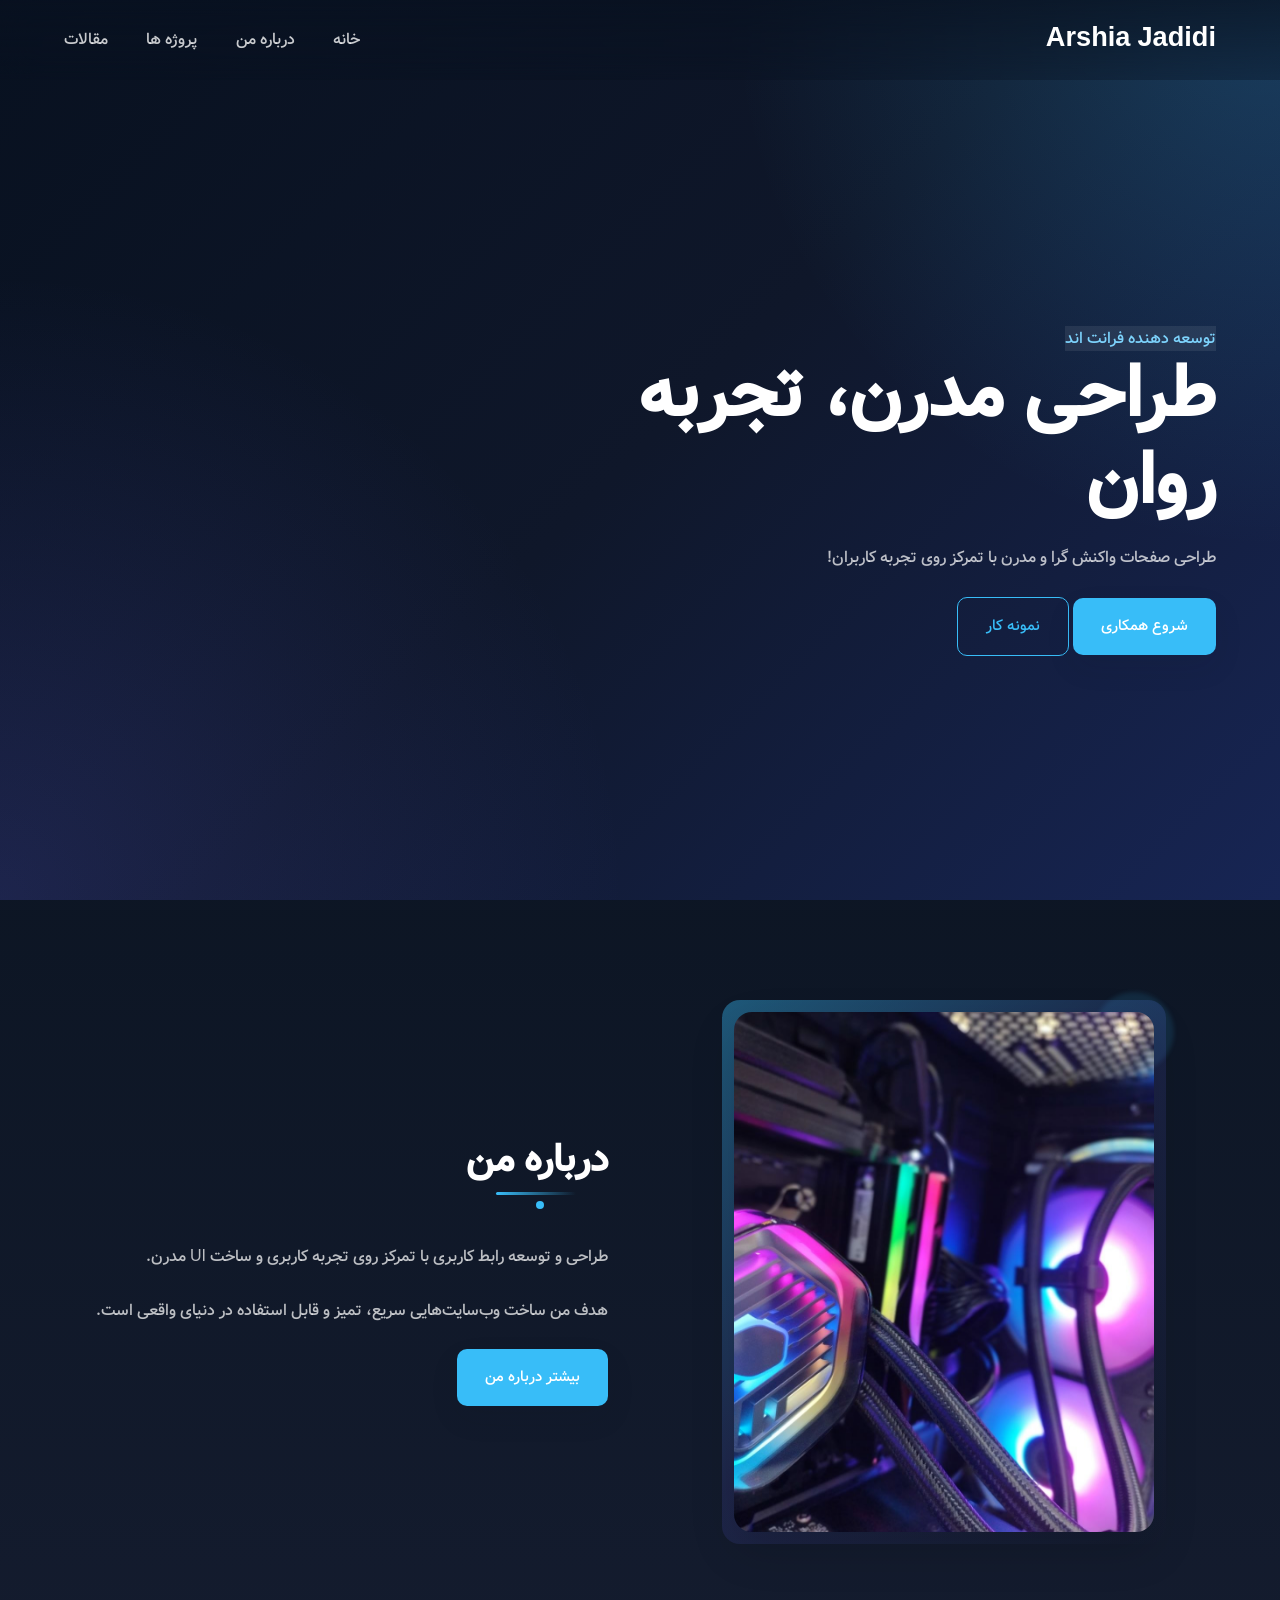
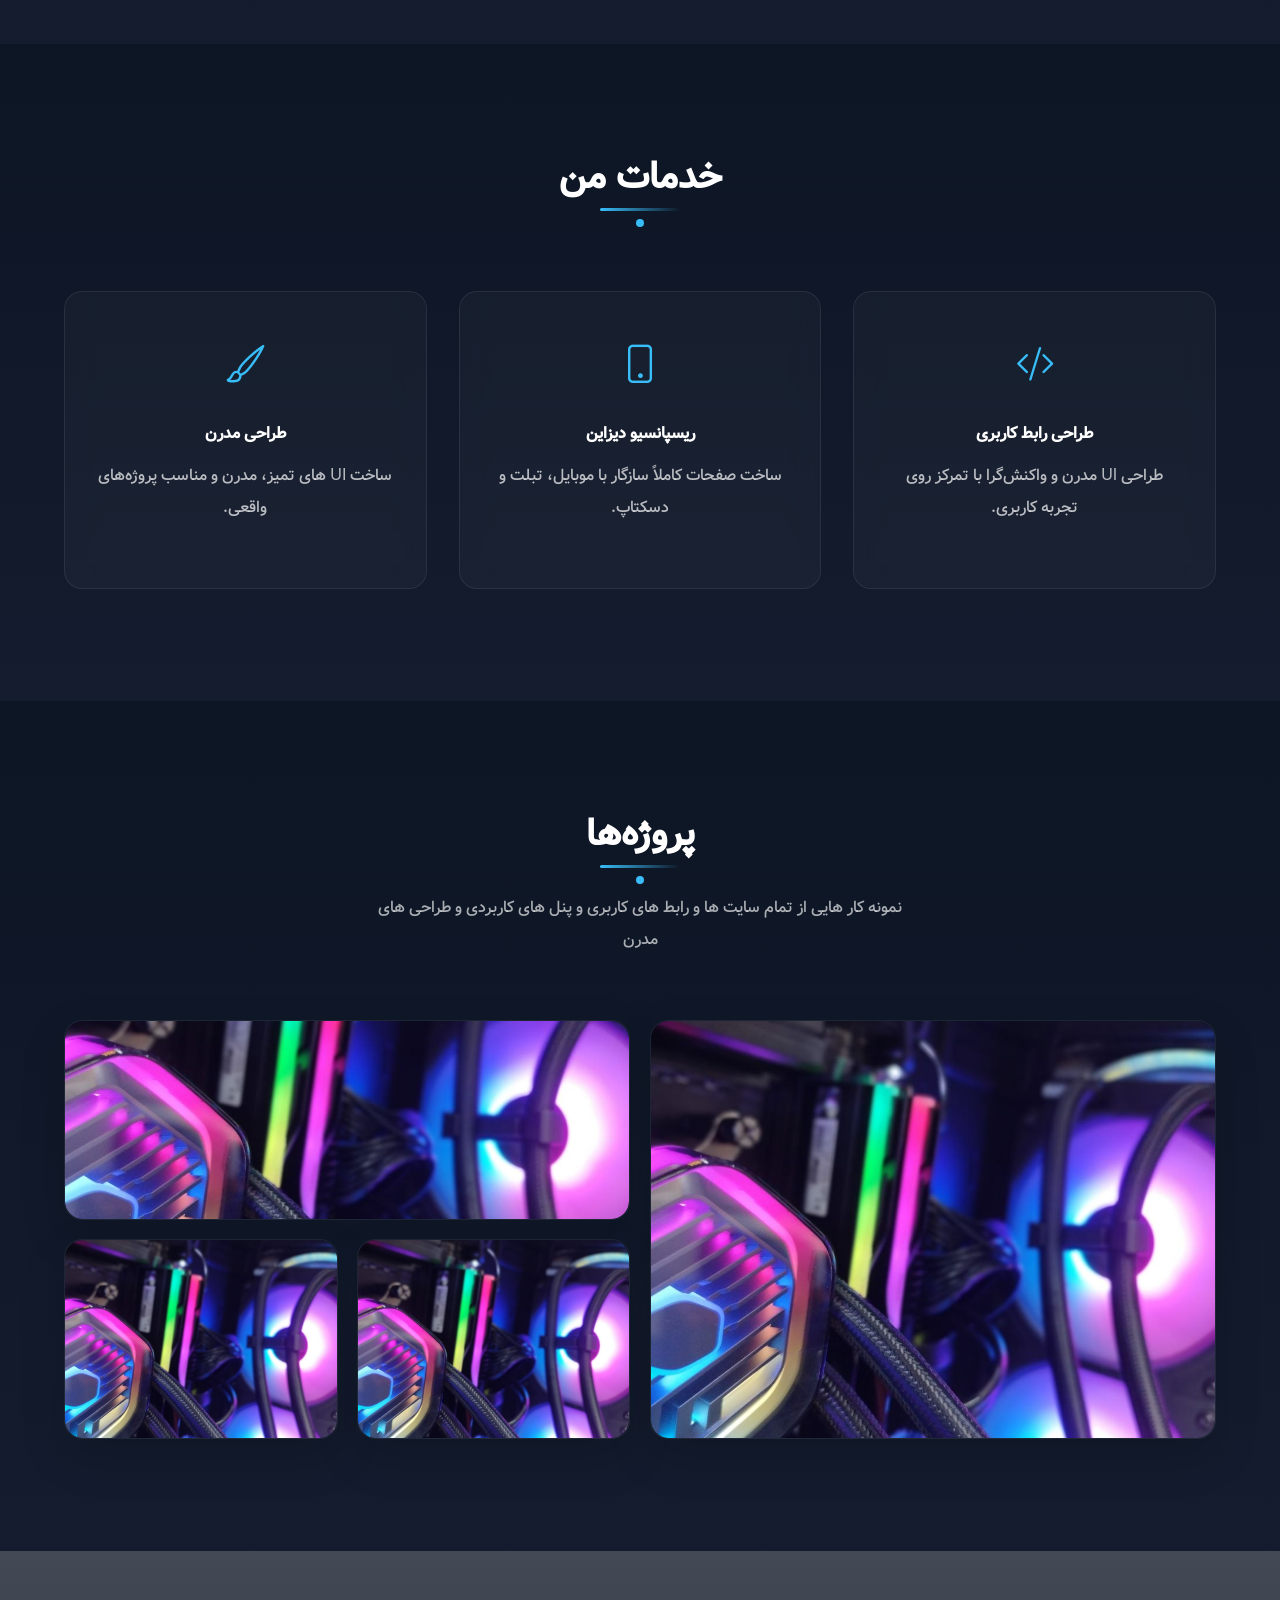
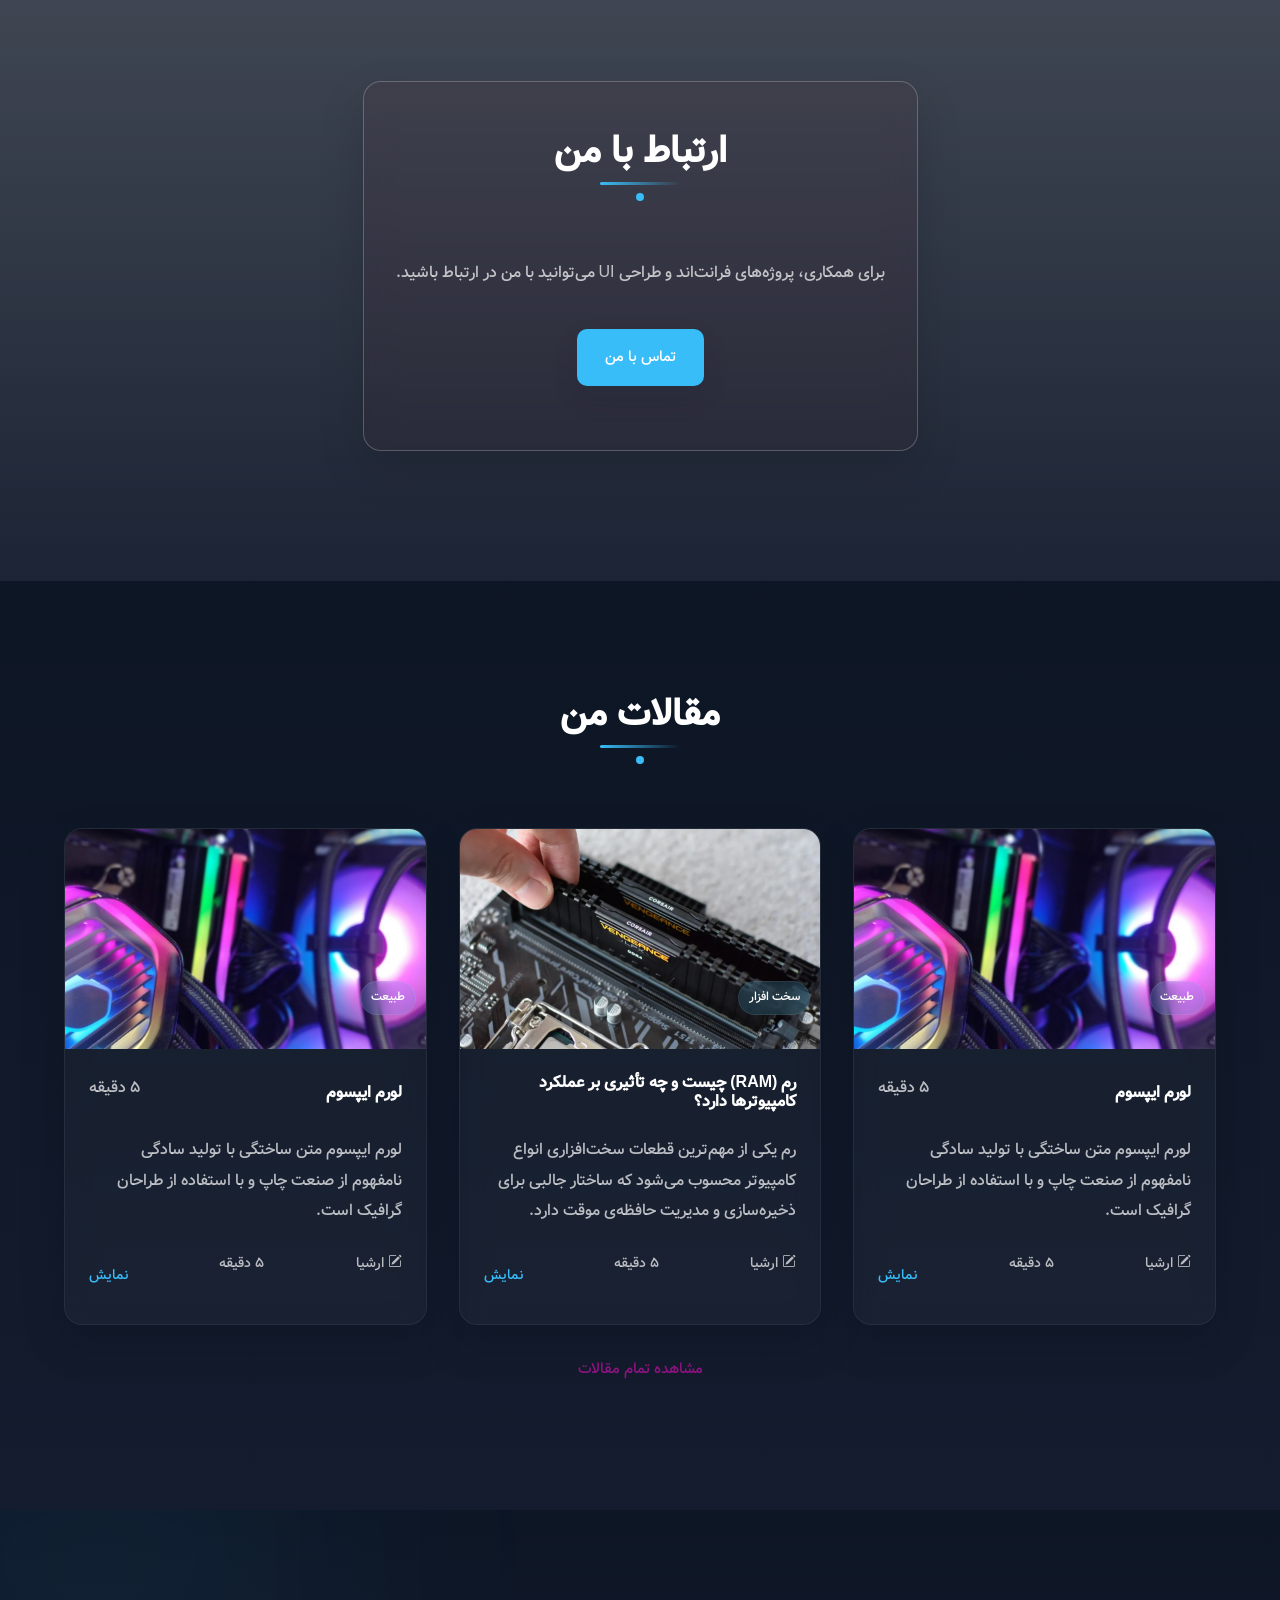
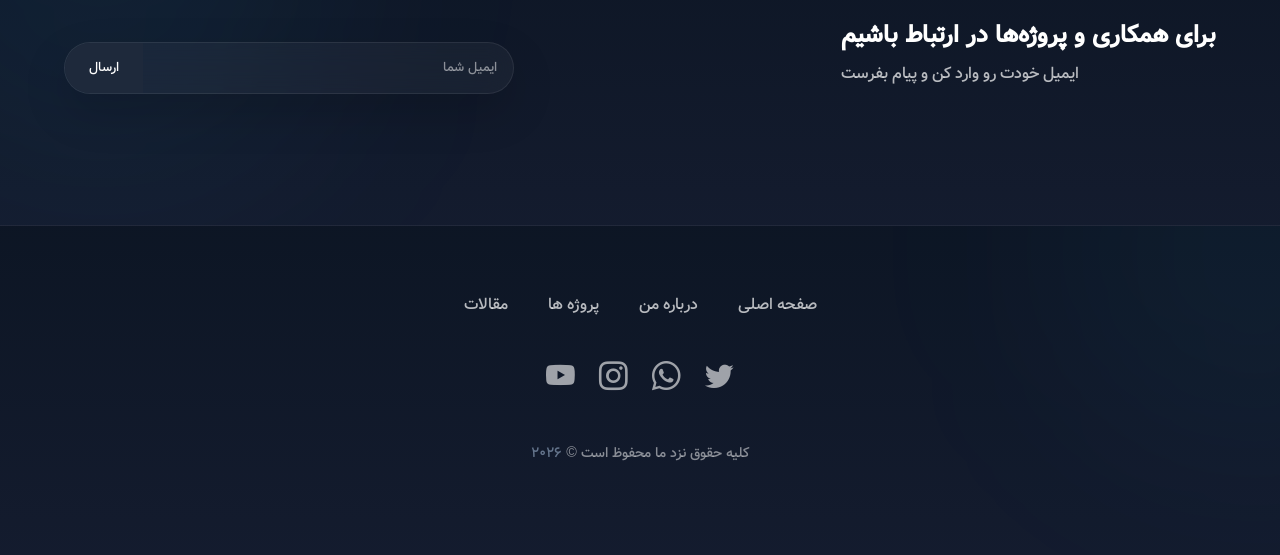
<file: index.html>
<!doctype html>
<html lang="fa" dir="rtl">

<head>
  <meta charset="UTF-8" />
  <meta name="viewport" content="width=device-width, initial-scale=1.0" />
  <title>Arshia Jadidi</title>
  <!-- ====== css file ====== -->
  <link rel="stylesheet" href="./css/style.css" />
  <!-- ===== bootstrap Icons ====== -->
  <link rel="stylesheet" href="./css/Bootstrap-Icons.css" />
  <!-- ====== Favicon ===== -->
  <link rel="apple-touch-icon" sizes="180x180" href="./favicon/apple-touch-icon.png" />
  <link rel="icon" type="image/png" sizes="32x32" href="./favicon/favicon-32x32.png" />
  <link rel="icon" type="image/png" sizes="16x16" href="./favicon/favicon-16x16.png" />
  <!-- <link rel="manifest" href="./favicon/site.webmanifest" /> -->
</head>

<body>


  <!-- ====== Navbar ======= -->
  <nav class="nav" id="nav">
    <div class="section-center nav-center">
      <h3 class="logo">Arshia Jadidi</h3>

      <button class="nav-btn" id="nav-btn">
        <i class="bi bi-list-nested"></i>
      </button>

      <ul class="nav-links" id="nav-links">
        <li><a href="#header" class="nav-link scroll-link">خانه</a></li>
        <li><a href="#about" class="nav-link scroll-link">درباره من</a></li>
        <li><a href="#projects" class="nav-link scroll-link">پروژه ها</a></li>
        <li><a href="./Blogs/Blogs.html" class="nav-link ">مقالات</a></li>
      </ul>
    </div>
  </nav>
  <!-- =============
     Hero
     ============= -->

  <header class="hero" id="header">
    <section class="section-center hero-center">
      <div class="hero-info">
        <span class="hero-subtitle">توسعه دهنده فرانت اند</span>

        <h1>طراحی مدرن، تجربه روان</h1>

        <p>طراحی صفحات واکنش گرا و مدرن با تمرکز روی تجربه کاربران!</p>

        <div class="hero-btns">
          <a href="#" class="btn btn-main">شروع همکاری</a>
          <a href="#" class="btn btn-outline">نمونه کار</a>
        </div>
      </div>
    </section>
  </header>

  <!-- =============
     about
     ============= -->

  <section class="section about" id="about">
    <div class="section-center about-center">
      <article class="about-img">
        <div class="img-wrapper">
          <img src="./images/about-img.png" alt="" class="about-photo" />
          <div class="img-border"></div>
        </div>
      </article>
      <article class="about-info">
        <div class="about-title">
          <h2>درباره من</h2>
          <div class="title-about-line"></div>
          <div class="title-about-dot"></div>
        </div>
        <p>
          طراحی و توسعه رابط کاربری با تمرکز روی تجربه کاربری و ساخت UI مدرن.
        </p>
        <p>
          هدف من ساخت وب‌سایت‌هایی سریع، تمیز و قابل استفاده در دنیای واقعی
          است.
        </p>
        <a href="#" class="btn btn-main">بیشتر درباره من</a>
      </article>
    </div>
  </section>

  <!--============= 
    service 
    ================= -->

  <section class="section services" id="services">
    <div class="section-title">
      <h2>خدمات من</h2>
      <div class="title-line"></div>
      <div class="title-dot"></div>
    </div>
    <div class="section-center services-center">
      <article class="service-card">
        <div class="service-icon">
          <i class="bi bi-code-slash"></i>
        </div>
        <h4>طراحی رابط کاربری</h4>
        <p>طراحی UI مدرن و واکنش‌گرا با تمرکز روی تجربه کاربری.</p>
      </article>
      <article class="service-card">
        <div class="service-icon">
          <i class="bi bi-phone"></i>
        </div>
        <h4>ریسپانسیو دیزاین</h4>
        <p>ساخت صفحات کاملاً سازگار با موبایل، تبلت و دسکتاپ.</p>
      </article>
      <article class="service-card">
        <div class="service-icon">
          <i class="bi bi-brush"></i>
        </div>
        <h4>طراحی مدرن</h4>
        <p>ساخت UI های تمیز، مدرن و مناسب پروژه‌های واقعی.</p>
      </article>
    </div>
  </section>

  <!--======== 
  Projects 
  =========-->

  <section class="section projects" id="projects">
    <div class="section-title">
      <h2>پروژه‌ها</h2>
      <div class="title-line"></div>
      <div class="title-dot"></div>
      <p class="project-text">نمونه کار هایی از تمام سایت ها و رابط های کاربری و پنل های کاربردی و طراحی های مدرن</p>
    </div>

    <div class="section-center project-center">

      <a href="#" class="project project-1">
        <img src="./images/about-img.png" class="project-img" alt="project-img">

        <div class="project-overlay">
          <h4>UI Dashboard</h4>
          <p>فرانت اند طراحی داشبورد</p>
        </div>
      </a>

      <a href="#" class="project project-2">
        <img src="./images/about-img.png" class="project-img" alt="project-img">

        <div class="project-overlay">
          <h4>Landing Page</h4>
          <p>طراحی لندینگ مدرن</p>
        </div>
      </a>

      <a href="#" class="project project-3">
        <img src="./images/about-img.png" class="project-img" alt="project-img">

        <div class="project-overlay">
          <h4>E-commerce UI</h4>
          <p>رابط فروشگاهی</p>
        </div>
      </a>

      <a href="#" class="project project-4">
        <img src="./images/about-img.png" class="project-img" alt="project-img">

        <div class="project-overlay">
          <h4>Portfolio</h4>
          <p>سایت شخصی</p>
        </div>

      </a>
    </div>
  </section>

  <!--======== 
  connect
  =========-->
  <section class="connect">
    <video class="video-container" autoplay loop muted>
      <source src="./video/connect.mp4" />
      مرورگر شما ویدیو را پشتیبانی نمی کند
    </video>

    <div class="video-banner">
      <div class="section-title">
        <h2>ارتباط با من</h2>
        <div class="title-line"></div>
        <div class="title-dot"></div>
        <p class="video-text">
          برای همکاری، پروژه‌های فرانت‌اند و طراحی UI می‌توانید با من در
          ارتباط باشید.
        </p>
        <a href="#" class="btn btn-main">تماس با من</a>
      </div>
    </div>
  </section>

  <!--======== 
  Blog
  =========-->
  <section class="section blog" id="blog">
    <div class="section-title">
      <h2>مقالات من</h2>
      <div class="title-line"></div>
      <div class="title-dot"></div>
    </div>
    <div class="section-center articles-center">
      <article class="article-card">
        <div class="article-img-container">
          <img class="article-img" src="./images/about-img.png" alt="article-img" />
          <p class="text-category">طبیعت</p>
        </div>
        <div class="article-info">
          <div class="article-title">
            <h4><a href="./Blogs/article.html"">لورم ایپسوم</a></h4>
            <p>5 دقیقه</p>
          </div>
          <p>
            لورم ایپسوم متن ساختگی با تولید سادگی نامفهوم از صنعت چاپ و با
            استفاده از طراحان گرافیک است.
          </p>
          <div class="article-footer">
            <p>
              <span>
                <i class="bi bi-pencil-square"></i>
              </span>
              ارشیا
            </p>
            <p>5 دقیقه</p>
            <a href="./Blogs/article.html"">نمایش</a>
          </div>
        </div>
      </article>
       <article class="article-card">
                <div class="article-img-container">
                    <img class="article-img" src="./images/install-ram-on-motherboard-65bdf8a8ad00028634ae6b17.webp"
                        alt="article-img" />
                    <p class="text-category">سخت افزار</p>
                </div>
                <div class="article-info">
                    <div class="article-title">
                        <h4><a href="./Blogs/article-ram.html"> رم (RAM) چیست و چه تأثیری بر عملکرد کامپیوترها دارد؟</a></h4>
                    </div>
                    <p>
                        رم یکی از مهم‌ترین قطعات سخت‌افزاری انواع کامپیوتر محسوب می‌شود که ساختار جالبی برای ذخیره‌سازی
                        و مدیریت حافظه‌ی موقت دارد.
                    </p>
                    <div class="article-footer">
                        <p>
                            <span>
                                <i class="bi bi-pencil-square"></i>
                            </span>
                            ارشیا
                        </p>
                        <p>5 دقیقه</p>
                        <a href="./Blogs/article-ram.html"">نمایش</a>
                    </div>
                </div>
            </article>
      <article class="article-card">
        <div class="article-img-container">
          <img class="article-img" src="./images/about-img.png" alt="article-img" />
          <p class="text-category">طبیعت</p>
        </div>
        <div class="article-info">
          <div class="article-title">
            <h4><a href="./Blogs/article.html"">لورم ایپسوم</a></h4>
            <p>5 دقیقه</p>
          </div>
          <p>
            لورم ایپسوم متن ساختگی با تولید سادگی نامفهوم از صنعت چاپ و با
            استفاده از طراحان گرافیک است.
          </p>
          <div class="article-footer">
            <p>
              <span>
                <i class="bi bi-pencil-square"></i>
              </span>
              ارشیا
            </p>
            <p>5 دقیقه</p>
            <a href="./Blogs/article.html"">نمایش</a>
          </div>
        </div>
      </article>


    </div>
    <div class="btn-center">
      <a href="./Blogs/Blogs.html" class="btn article-btn">مشاهده تمام مقالات</a>
    </div>
  </section>

  <!-- ====== 
   Contact 
   ======= -->
  <section class="section contact" id="contact">
    <div class="section-center contact-center">
      <article class="contact-title">
        <h3>برای همکاری و پروژه‌ها در ارتباط باشیم</h3>
        <p>ایمیل خودت رو وارد کن و پیام بفرست</p>
      </article>

      <form class="contact-form">
        <input type="email" name="email" class="form-control" placeholder="ایمیل شما" />

        <button type="submit" class="btn-submit">ارسال</button>
      </form>
    </div>
  </section>

  <!-- ====== 
   Footer
    ======= -->
  <footer class="footer" id="footer">
    <ul class="footer-links">
      <li><a href="#header" class="footer-link">صفحه اصلی</a></li>
      <li><a href="#about" class="footer-link">درباره من</a></li>
      <li><a href="#projects" class="footer-link">پروژه ها</a></li>
      <li><a href="./Blogs/Blogs.html" class="footer-link">مقالات</a></li>
    </ul>
    <ul class="footer-icons">
      <li>
        <a class="footer-icon" href="#"><i class="bi bi-twitter"></i></a>
      </li>
      <li>
        <a class="footer-icon" href="#"><i class="bi bi-whatsapp"></i></a>
      </li>
      <li>
        <a class="footer-icon" href="#"><i class="bi bi-instagram"></i></a>
      </li>
      <li>
        <a class="footer-icon" href="#"><i class="bi bi-youtube"></i></a>
      </li>
    </ul>
    <p class="copy-write">
      کلیه حقوق نزد ما محفوظ است &#169; <span id="date"></span>
    </p>
  </footer>

  <!-- ===== JavaScript ===== -->
  <script src="./js/app.js"></script>
</body>

</html>
</file>
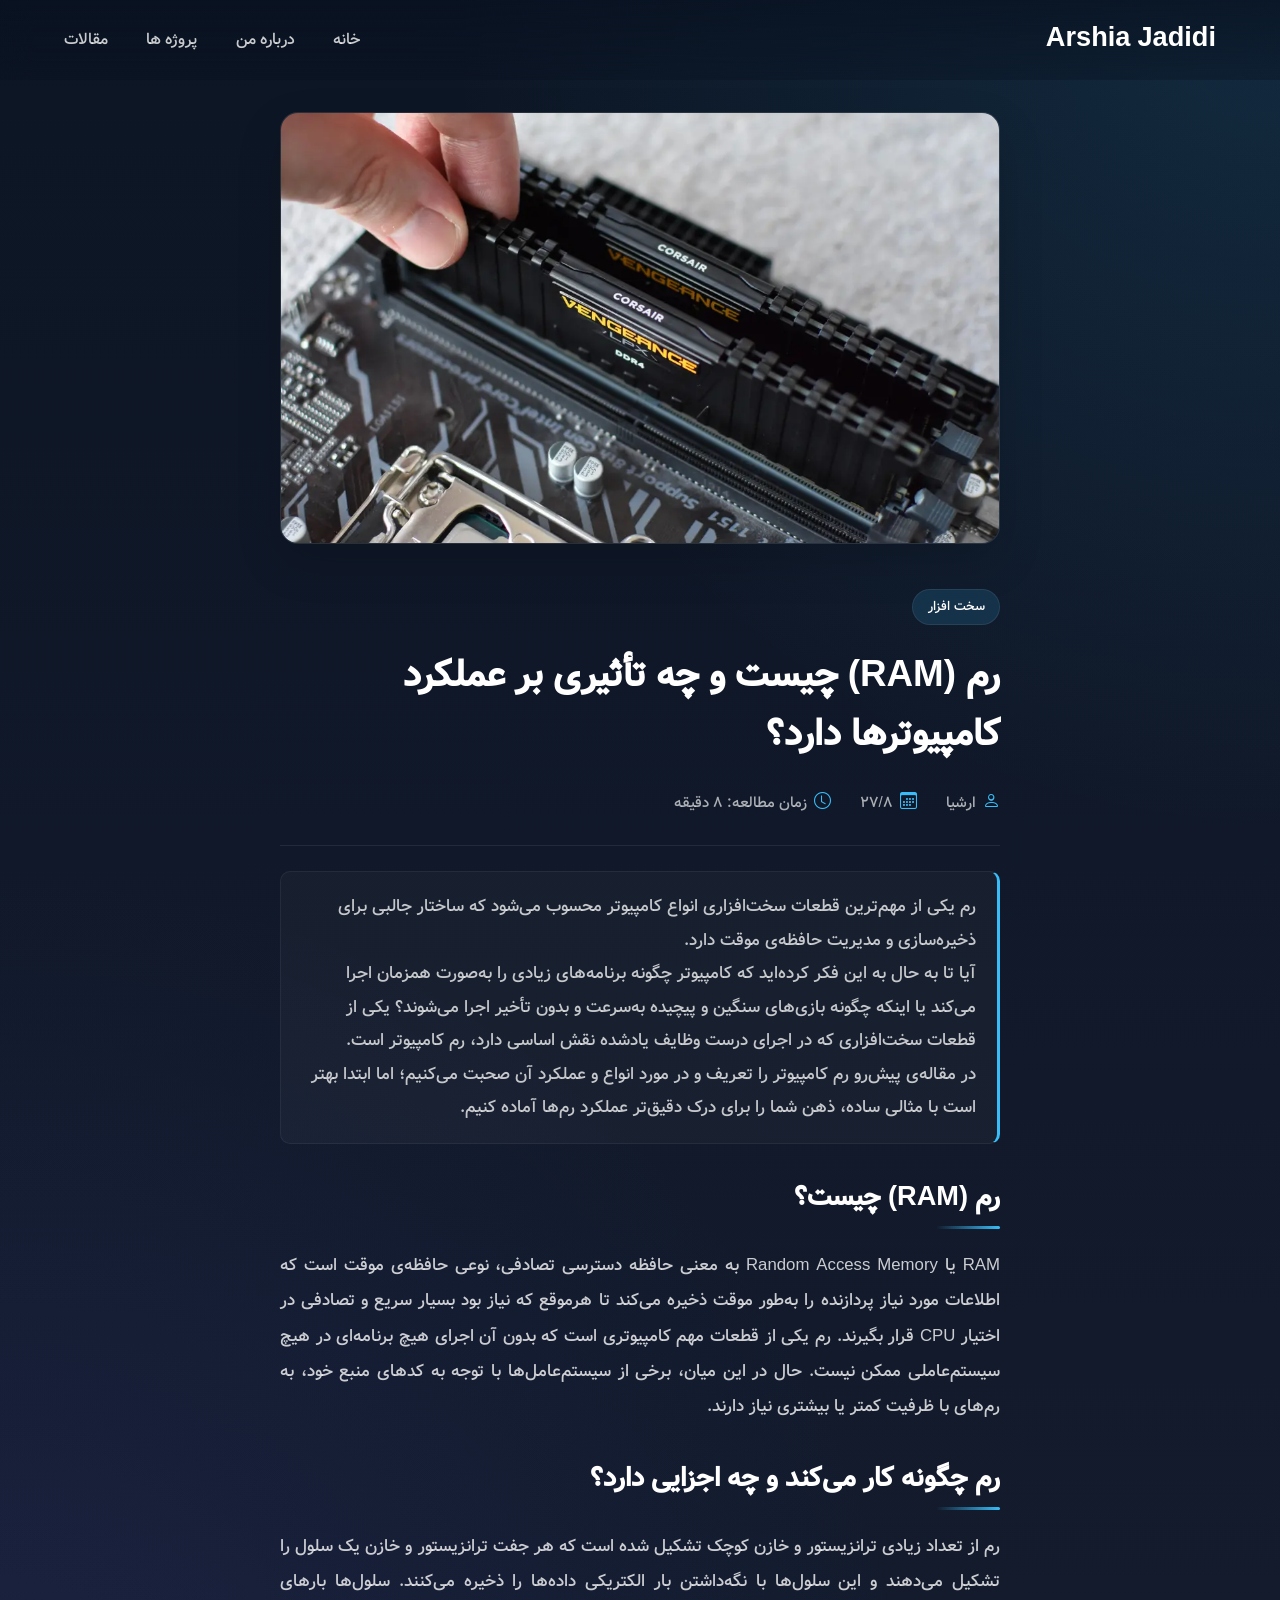
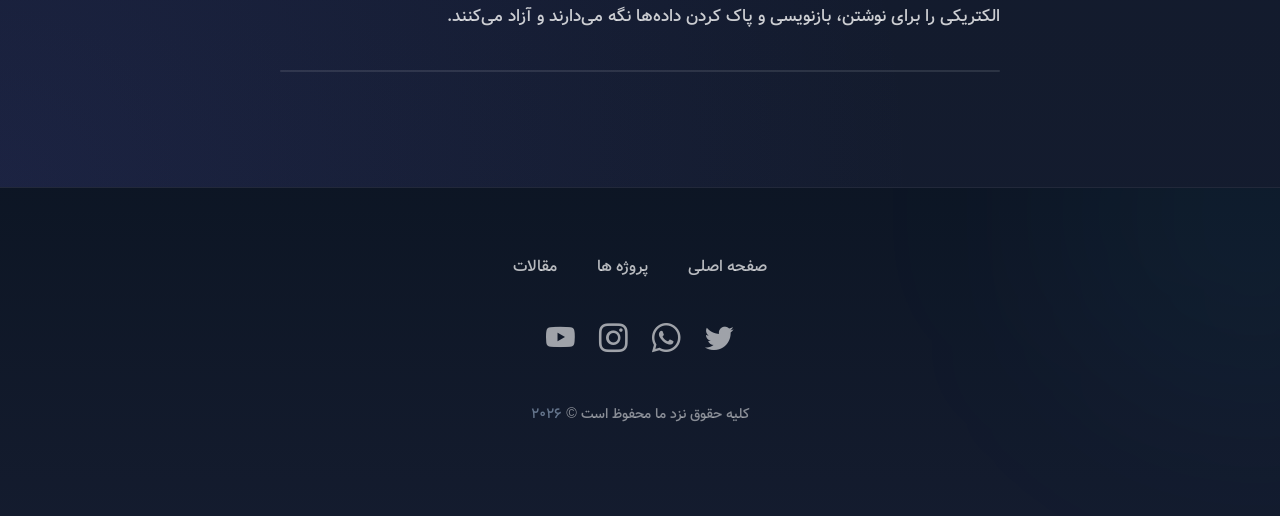
<file: Blogs/article-ram.html>
<!doctype html>
<html lang="fa" dir="rtl">

<head>
  <meta charset="UTF-8" />
  <meta name="viewport" content="width=device-width, initial-scale=1.0" />
  <title>مقاله | Arshia Jadidi</title>
  <!-- ====== css file ====== -->
  <link rel="stylesheet" href="../css/style.css" />
  <!-- ===== bootstrap Icons ====== -->
  <link rel="stylesheet" href="../css/Bootstrap-Icons.css" />
  <!-- ====== Favicon ===== -->
  <link rel="apple-touch-icon" sizes="180x180" href="../favicon/apple-touch-icon.png" />
  <link rel="icon" type="image/png" sizes="32x32" href="../favicon/favicon-32x32.png" />
  <link rel="icon" type="image/png" sizes="16x16" href="../favicon/favicon-16x16.png" />
  <!-- <link rel="manifest" href="./favicon/site.webmanifest" /> -->
</head>

<body>

  <!-- ====== Navbar ======= -->
  <!-- Same structure as the homepage. Links point back to the
       homepage sections, so they navigate natively without JS. -->
  <nav class="nav" id="nav">
    <div class="section-center nav-center">
      <h3 class="logo">
        <a href="../index.html" class="article-page__logo-link">Arshia Jadidi</a>
      </h3>

      <button class="nav-btn" id="nav-btn" aria-label="باز و بسته کردن منو">
        <i class="bi bi-list-nested"></i>
      </button>

      <ul class="nav-links" id="nav-links">
        <li><a href="../index.html#header" class="nav-link">خانه</a></li>
        <li><a href="../index.html#about" class="nav-link">درباره من</a></li>
        <li><a href="../index.html#projects" class="nav-link">پروژه ها</a></li>
        <li><a href="../index.html#blog" class="nav-link">مقالات</a></li>
      </ul>
    </div>
  </nav>

  <!-- =============
       Article
       ============= -->
  <main class="article-page">
    <article>
      <div class="section-center article-page__center">

        <!-- ====== Featured image ======
             Replace src with the real article image -->
        <figure class="article-page__featured">
          <img src="../images/install-ram-on-motherboard-65bdf8a8ad00028634ae6b17.webp" alt="تصویر شاخص مقاله" class="article-page__featured-img" />
        </figure>

        <!-- ====== Article header ====== -->
        <header class="article-page__header">

          <!-- Category label: write the article category inside the anchor -->
          <a href="../index.html#blog" class="article-page__category">سخت افزار</a>

          <!-- Article title (H1): write the article title here -->
          <h1 class="article-page__title">رم (RAM) چیست و چه تأثیری بر عملکرد کامپیوترها دارد؟</h1>

          <!-- Article meta: write the author / publish date / reading
               time inside each text span below -->
          <div class="article-page__meta">
            <span class="article-page__meta-item">
              <i class="bi bi-person"></i>
              <span class="article-page__meta-text">ارشیا</span>
            </span>
            <span class="article-page__meta-item">
              <i class="bi bi-calendar3"></i>
              <span class="article-page__meta-text">27/8</span>
            </span>
            <span class="article-page__meta-item">
              <i class="bi bi-clock"></i>
              <span class="article-page__meta-text">زمان مطالعه: 8 دقیقه</span>
            </span>
          </div>

          <!-- Short intro or excerpt (optional) -->
          <p class="article-page__excerpt">رم یکی از مهم‌ترین قطعات سخت‌افزاری انواع کامپیوتر محسوب می‌شود که ساختار
            جالبی برای ذخیره‌سازی و مدیریت حافظه‌ی موقت دارد.
            <br>
            آیا تا به حال به این فکر کرده‌اید که کامپیوتر چگونه برنامه‌های زیادی را به‌صورت همزمان اجرا می‌کند یا اینکه
            چگونه بازی‌های سنگین و پیچیده به‌سرعت و بدون تأخیر اجرا می‌شوند؟ یکی از قطعات سخت‌افزاری‌ که در اجرای درست
            وظایف یادشده نقش اساسی دارد، رم کامپیوتر است.
            <br>
            در مقاله‌ی پیش‌رو رم کامپیوتر را تعریف و در مورد انواع و عملکرد آن صحبت می‌کنیم؛ اما ابتدا بهتر است با مثالی
            ساده، ذهن شما را برای درک دقیق‌تر عملکرد رم‌ها آماده کنیم.
            <br>
          </p>

        </header>

        <!-- ============================================================
             ARTICLE CONTENT
             Write the actual article content inside the container below.
             Every element is a ready-to-use sample of one content type:
             type your text inside the tags, duplicate blocks in any
             order you need, and delete the blocks you do not use.
             Empty elements are hidden automatically and appear with
             full styling as soon as you write text inside them.
             ============================================================ -->
        <div class="article-page__content">

          <!-- H2: main section heading -->
          <h2>رم (RAM) چیست؟</h2>

          <!-- P: article paragraph -->
          <p>RAM یا Random Access Memory به معنی حافظه دسترسی تصادفی، نوعی حافظه‌ی موقت است که اطلاعات مورد نیاز
            پردازنده را به‌طور موقت ذخیره می‌کند تا هرموقع که نیاز بود بسیار سریع و تصادفی در اختیار CPU قرار بگیرند. رم
            یکی از قطعات مهم کامپیوتری است که بدون آن اجرای هیچ برنامه‌ای در هیچ سیستم‌عاملی ممکن نیست. حال در این میان،
            برخی از سیستم‌عامل‌ها با توجه به کدهای منبع خود، به رم‌های با ظرفیت کمتر یا بیشتری نیاز دارند.</p>

          <!-- H2: main section heading -->
          <h2>رم چگونه کار می‌کند و چه اجزایی دارد؟</h2>

          <!-- P: article paragraph -->
          <p>رم از تعداد زیادی ترانزیستور و خازن کوچک تشکیل شده است که هر جفت ترانزیستور و خازن یک سلول را تشکیل می‌دهند و این سلول‌ها با نگه‌داشتن بار الکتریکی داده‌ها را ذخیره می‌کنند. سلول‌ها بارهای الکتریکی را برای نوشتن، بازنویسی و پاک کردن داده‌ها نگه می‌دارند و آزاد می‌کنند.</p>
          <!-- H2: main section heading -->
          <h2></h2>

          <!-- P: article paragraph -->
          <p><!-- Paragraph text --></p>


          <!-- H3: sub heading -->
          <h3><!-- Sub heading --></h3>

          <!-- UL: unordered list -->
          <ul>
            <li><!-- List item --></li>
            <li><!-- List item --></li>
          </ul>

          <!-- OL: ordered list (numbered steps) -->
          <ol>
            <li><!-- Step one --></li>
            <li><!-- Step two --></li>
          </ol>

          <!-- BLOCKQUOTE: quote or highlighted note -->
          <blockquote><!-- Quote text --></blockquote>

          <!-- FIGURE: in-article image with caption
               (replace src with your own image) -->
          <figure>
            <!-- <img src="./images/about-img.png" alt="توضیح تصویر داخل مقاله" /> -->
            <figcaption><!-- Image caption --></figcaption>
          </figure>

          <!-- Inline code: use it inside a paragraph, for example:
               <p>متن پاراگراف <code>کد خطی</code> ادامه متن</p> -->

          <!-- PRE + CODE: multi-line code block
               (escape < and > inside code with &lt; and &gt;) -->
          <pre><code><!-- Multi-line code --></code></pre>

        </div>

      </div>
    </article>
  </main>

  <!-- ======
   Footer
   ======= -->
  <!-- Same structure as the homepage. Links point back to the
       homepage sections. -->
  <footer class="footer" id="footer">
    <ul class="footer-links">
      <li><a href="../index.html#header" class="footer-link">صفحه اصلی</a></li>
      <li><a href="../index.html#projects" class="footer-link">پروژه ها</a></li>
      <li><a href="../index.html#blog" class="footer-link">مقالات</a></li>
    </ul>
    <ul class="footer-icons">
      <li>
        <a class="footer-icon" href="#"><i class="bi bi-twitter"></i></a>
      </li>
      <li>
        <a class="footer-icon" href="#"><i class="bi bi-whatsapp"></i></a>
      </li>
      <li>
        <a class="footer-icon" href="#"><i class="bi bi-instagram"></i></a>
      </li>
      <li>
        <a class="footer-icon" href="#"><i class="bi bi-youtube"></i></a>
      </li>
    </ul>
    <p class="copy-write">
      کلیه حقوق نزد ما محفوظ است &#169; <span id="date"></span>
    </p>
  </footer>

  <!-- ===== JavaScript ===== -->
  <script src="../js/app.js"></script>
</body>

</html>
</file>
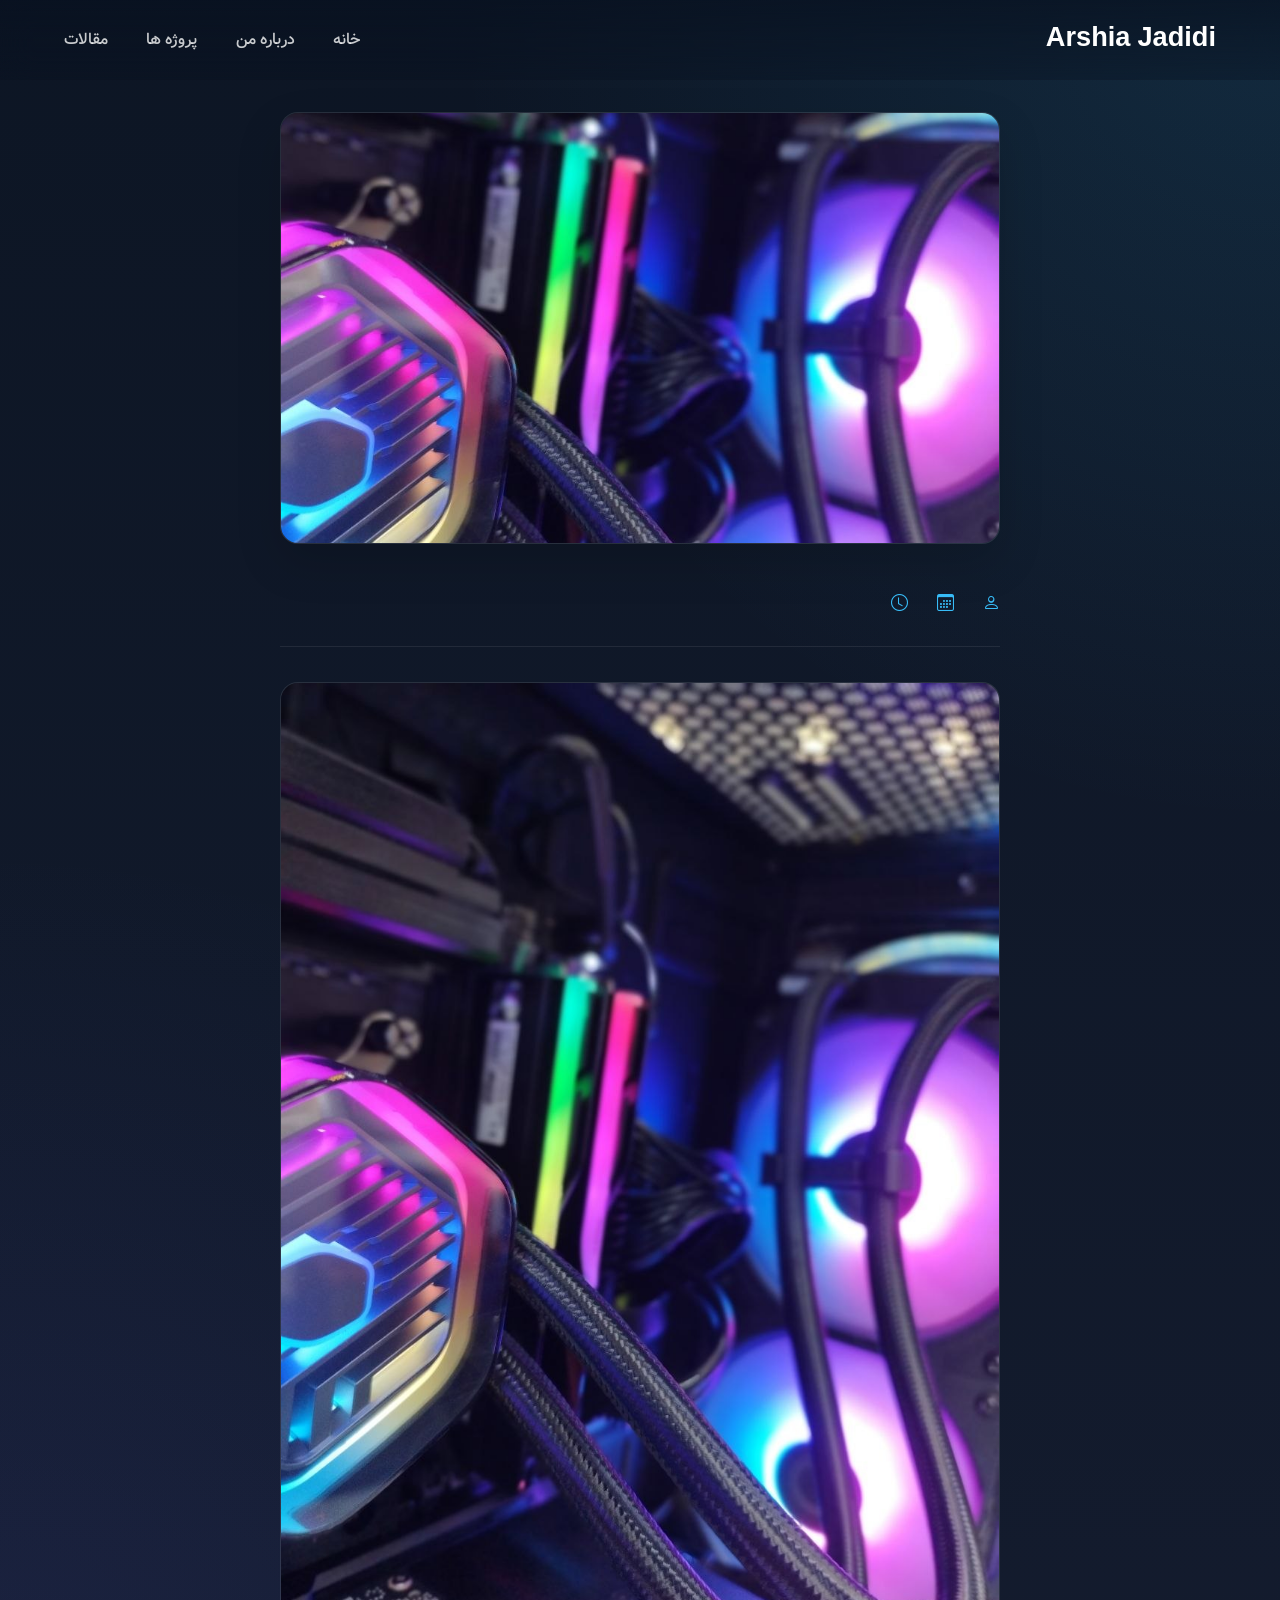
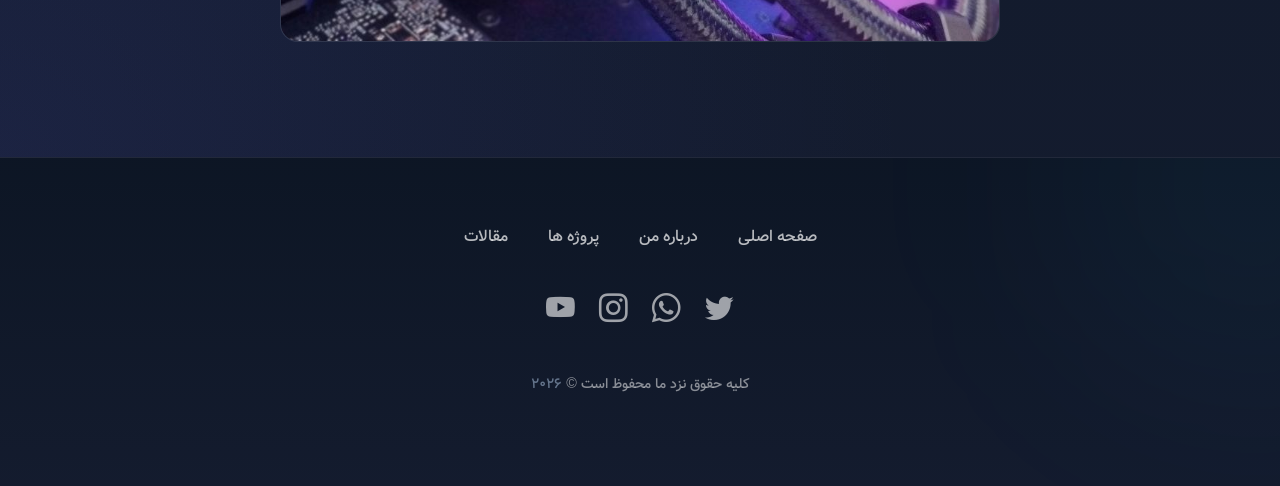
<file: Blogs/article.html>
<!doctype html>
<html lang="fa" dir="rtl">

<head>
  <meta charset="UTF-8" />
  <meta name="viewport" content="width=device-width, initial-scale=1.0" />
  <title>مقاله | Arshia Jadidi</title>
  <!-- ====== css file ====== -->
  <link rel="stylesheet" href="../css/style.css" />
  <!-- ===== bootstrap Icons ====== -->
  <link rel="stylesheet" href="../css/Bootstrap-Icons.css" />
  <!-- ====== Favicon ===== -->
  <link rel="apple-touch-icon" sizes="180x180" href="../favicon/apple-touch-icon.png" />
  <link rel="icon" type="image/png" sizes="32x32" href="../favicon/favicon-32x32.png" />
  <link rel="icon" type="image/png" sizes="16x16" href="../favicon/favicon-16x16.png" />
  <!-- <link rel="manifest" href="./favicon/site.webmanifest" /> -->
</head>

<body>

  <!-- ====== Navbar ======= -->
  <!-- Same structure as the homepage. Links point back to the
       homepage sections, so they navigate natively without JS. -->
  <nav class="nav" id="nav">
    <div class="section-center nav-center">
      <h3 class="logo">
        <a href="../index.html" class="article-page__logo-link">Arshia Jadidi</a>
      </h3>

      <button class="nav-btn" id="nav-btn" aria-label="باز و بسته کردن منو">
        <i class="bi bi-list-nested"></i>
      </button>

      <ul class="nav-links" id="nav-links">
        <li><a href="../index.html#header" class="nav-link">خانه</a></li>
        <li><a href="../index.html#about" class="nav-link">درباره من</a></li>
        <li><a href="../index.html#projects" class="nav-link">پروژه ها</a></li>
        <li><a href="./Blogs.html" class="nav-link">مقالات</a></li>
      </ul>
    </div>
  </nav>

  <!-- =============
       Article
       ============= -->
  <main class="article-page">
    <article>
      <div class="section-center article-page__center">

        <!-- ====== Featured image ======
             Replace src with the real article image -->
        <figure class="article-page__featured">
          <img
            src="../images/about-img.png"
            alt="تصویر شاخص مقاله"
            class="article-page__featured-img"
          />
        </figure>

        <!-- ====== Article header ====== -->
        <header class="article-page__header">

          <!-- Category label: write the article category inside the anchor -->
          <a href="../index.html#blog" class="article-page__category"><!-- Category text --></a>

          <!-- Article title (H1): write the article title here -->
          <h1 class="article-page__title"><!-- Article title --></h1>

          <!-- Article meta: write the author / publish date / reading
               time inside each text span below -->
          <div class="article-page__meta">
            <span class="article-page__meta-item">
              <i class="bi bi-person"></i>
              <span class="article-page__meta-text"><!-- Author name --></span>
            </span>
            <span class="article-page__meta-item">
              <i class="bi bi-calendar3"></i>
              <span class="article-page__meta-text"><!-- Publish date --></span>
            </span>
            <span class="article-page__meta-item">
              <i class="bi bi-clock"></i>
              <span class="article-page__meta-text"><!-- Reading time --></span>
            </span>
          </div>

          <!-- Short intro or excerpt (optional) -->
          <p class="article-page__excerpt"><!-- Excerpt / short intro --></p>

        </header>

        <!-- ============================================================
             ARTICLE CONTENT
             Write the actual article content inside the container below.
             Every element is a ready-to-use sample of one content type:
             type your text inside the tags, duplicate blocks in any
             order you need, and delete the blocks you do not use.
             Empty elements are hidden automatically and appear with
             full styling as soon as you write text inside them.
             ============================================================ -->
        <div class="article-page__content">

          <!-- H2: main section heading -->
          <h2><!-- Section heading --></h2>

          <!-- P: article paragraph -->
          <p><!-- Paragraph text --></p>

          <!-- H3: sub heading -->
          <h3><!-- Sub heading --></h3>

          <!-- UL: unordered list -->
          <ul>
            <li><!-- List item --></li>
            <li><!-- List item --></li>
          </ul>

          <!-- OL: ordered list (numbered steps) -->
          <ol>
            <li><!-- Step one --></li>
            <li><!-- Step two --></li>
          </ol>

          <!-- BLOCKQUOTE: quote or highlighted note -->
          <blockquote><!-- Quote text --></blockquote>

          <!-- FIGURE: in-article image with caption
               (replace src with your own image) -->
          <figure>
            <img src="../images/about-img.png" alt="توضیح تصویر داخل مقاله" />
            <figcaption><!-- Image caption --></figcaption>
          </figure>

          <!-- Inline code: use it inside a paragraph, for example:
               <p>متن پاراگراف <code>کد خطی</code> ادامه متن</p> -->

          <!-- PRE + CODE: multi-line code block
               (escape < and > inside code with &lt; and &gt;) -->
          <pre><code><!-- Multi-line code --></code></pre>

        </div>

      </div>
    </article>
  </main>

  <!-- ======
   Footer
   ======= -->
  <!-- Same structure as the homepage. Links point back to the
       homepage sections. -->
  <footer class="footer" id="footer">
    <ul class="footer-links">
      <li><a href="../index.html#header" class="footer-link">صفحه اصلی</a></li>
      <li><a href="../index.html#about" class="footer-link">درباره من</a></li>
      <li><a href="../index.html#projects" class="footer-link">پروژه ها</a></li>
      <li><a href="./Blogs.html" class="footer-link">مقالات</a></li>
    </ul>
    <ul class="footer-icons">
      <li>
        <a class="footer-icon" href="#"><i class="bi bi-twitter"></i></a>
      </li>
      <li>
        <a class="footer-icon" href="#"><i class="bi bi-whatsapp"></i></a>
      </li>
      <li>
        <a class="footer-icon" href="#"><i class="bi bi-instagram"></i></a>
      </li>
      <li>
        <a class="footer-icon" href="#"><i class="bi bi-youtube"></i></a>
      </li>
    </ul>
    <p class="copy-write">
      کلیه حقوق نزد ما محفوظ است &#169; <span id="date"></span>
    </p>
  </footer>

  <!-- ===== JavaScript ===== -->
  <script src="../js/app.js"></script>
</body>

</html>
</file>
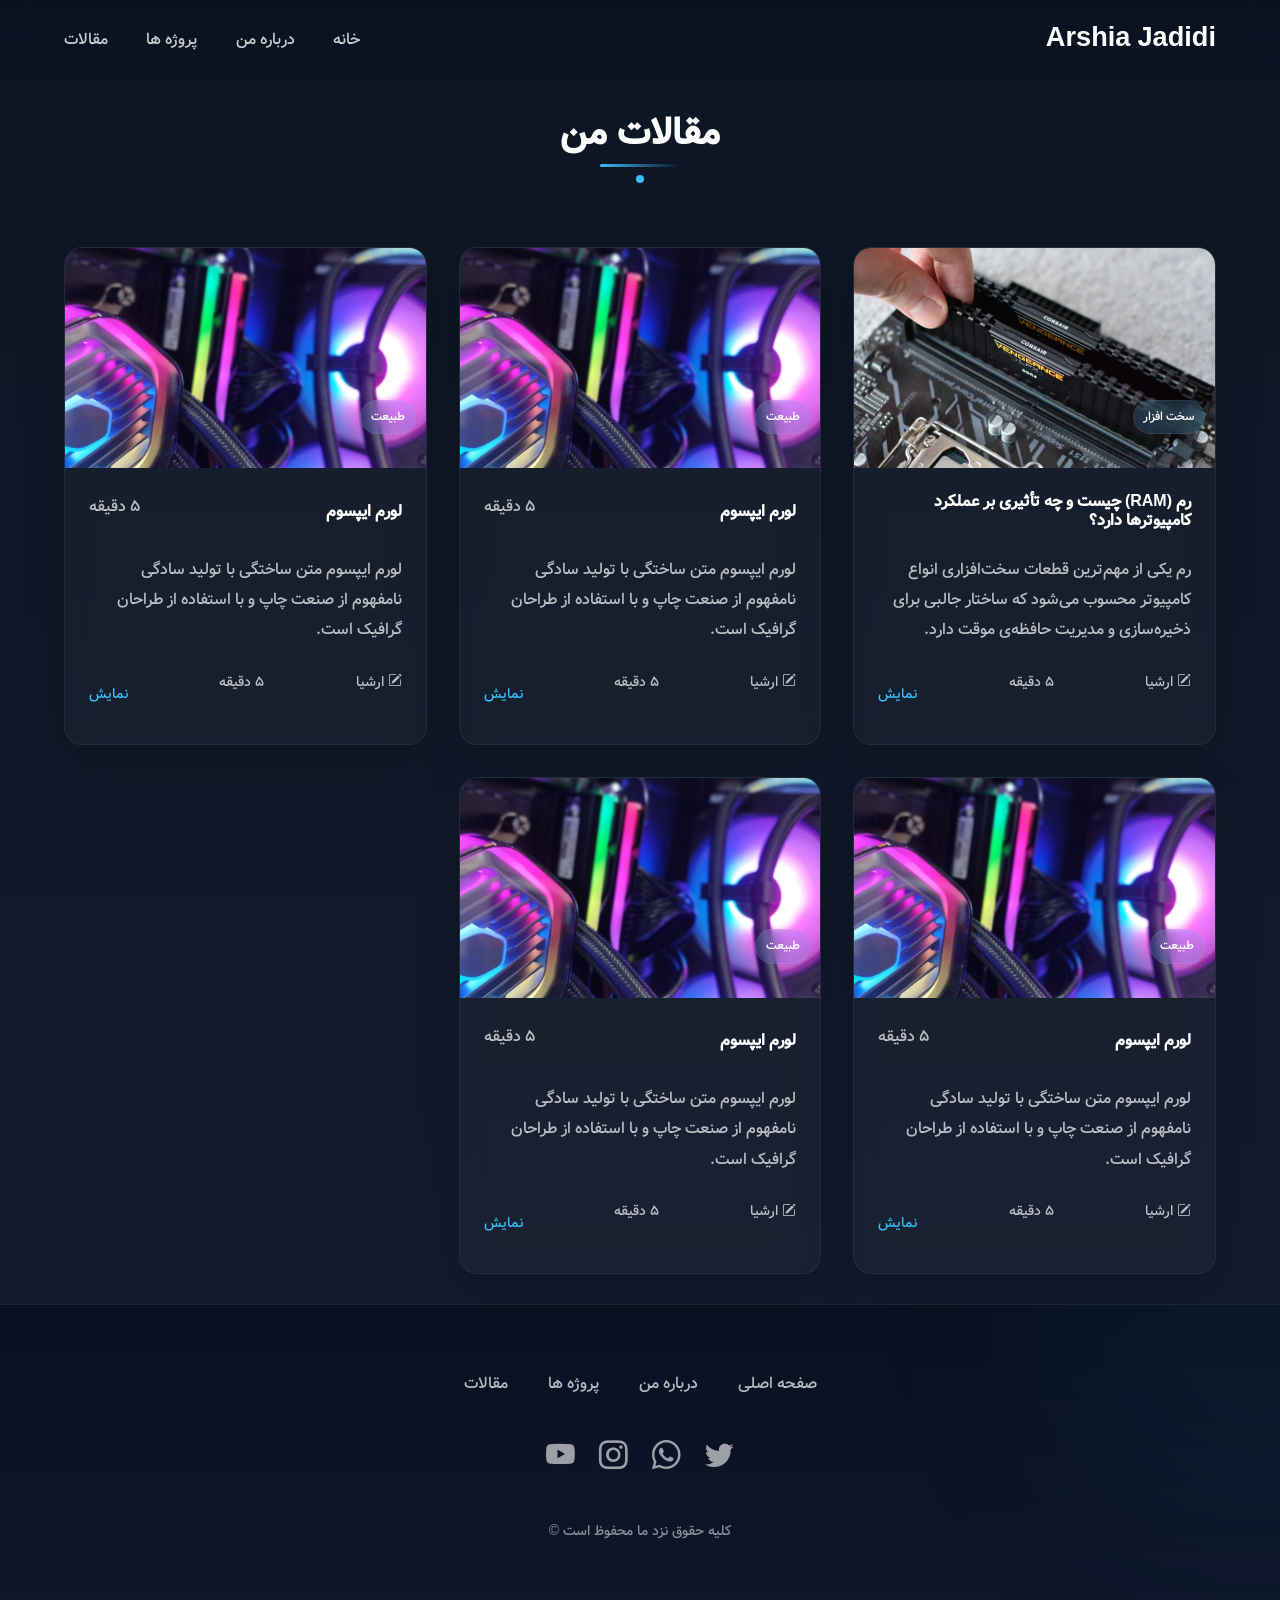
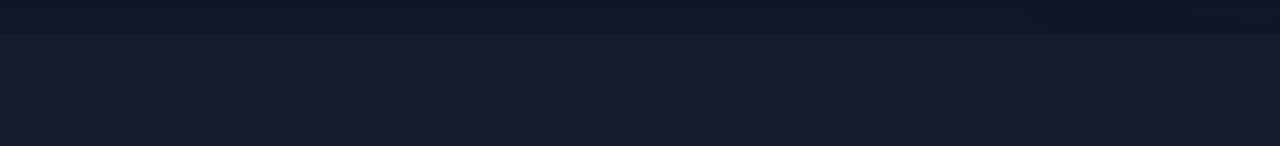
<file: Blogs/Blogs.html>
<!doctype html>
<html lang="fa" dir="rtl">

<head>
    <meta charset="UTF-8" />
    <meta name="viewport" content="width=device-width, initial-scale=1.0" />
    <title>Arshia Jadidi</title>
    <!-- ====== css file ====== -->
    <link rel="stylesheet" href="../css/style.css" />
    <!-- ===== bootstrap Icons ====== -->
    <link rel="stylesheet" href="../css/Bootstrap-Icons.css" />
    <!-- ====== Favicon ===== -->
    <link rel="apple-touch-icon" sizes="180x180" href="../favicon/apple-touch-icon.png" />
    <link rel="icon" type="image/png" sizes="32x32" href="../favicon/favicon-32x32.png" />
    <link rel="icon" type="image/png" sizes="16x16" href="../favicon/favicon-16x16.png" />
    <!-- <link rel="manifest" href="./favicon/site.webmanifest" /> -->
</head>

<body>
    <!-- ====== Navbar ======= -->
    <nav class="nav" id="nav">
        <div class="section-center nav-center">
            <h3 class="logo">Arshia Jadidi</h3>

            <button class="nav-btn" id="nav-btn">
                <i class="bi bi-list-nested"></i>
            </button>

            <ul class="nav-links" id="nav-links">
                <li><a href="../index.html" class="nav-link scroll-link">خانه</a></li>
                <li><a href="../index.html #about" class="nav-link scroll-link">درباره من</a></li>
                <li><a href="../index.html #projects" class="nav-link scroll-link">پروژه ها</a></li>
                <li><a href="#" class="nav-link scroll-link">مقالات</a></li>
            </ul>
        </div>
    </nav>

    <!-- ====== blogs ======= -->
    <section class="section blog" id="blog">
        <div class="section-title">
            <h2>مقالات من</h2>
            <div class="title-line"></div>
            <div class="title-dot"></div>
        </div>
        <div class="section-center articles-center">
            <article class="article-card">
                <div class="article-img-container">
                    <img class="article-img" src="../images/install-ram-on-motherboard-65bdf8a8ad00028634ae6b17.webp"
                        alt="article-img" />
                    <p class="text-category">سخت افزار</p>
                </div>
                <div class="article-info">
                    <div class="article-title">
                        <h4><a href="./article-ram.html"> رم (RAM) چیست و چه تأثیری بر عملکرد کامپیوترها دارد؟</a></h4>
                    </div>
                    <p>
                        رم یکی از مهم‌ترین قطعات سخت‌افزاری انواع کامپیوتر محسوب می‌شود که ساختار جالبی برای ذخیره‌سازی
                        و مدیریت حافظه‌ی موقت دارد.
                    </p>
                    <div class="article-footer">
                        <p>
                            <span>
                                <i class="bi bi-pencil-square"></i>
                            </span>
                            ارشیا
                        </p>
                        <p>5 دقیقه</p>
                        <a href="./article-ram.html">نمایش</a>
                    </div>
                </div>
            </article>
            <article class="article-card">
                <div class="article-img-container">
                    <img class="article-img" src="../images/about-img.png" alt="article-img" />
                    <p class="text-category">طبیعت</p>
                </div>
                <div class="article-info">
                    <div class="article-title">
                        <h4><a href="./article.html">لورم ایپسوم</a></h4>
                        <p>5 دقیقه</p>
                    </div>
                    <p>
                        لورم ایپسوم متن ساختگی با تولید سادگی نامفهوم از صنعت چاپ و با
                        استفاده از طراحان گرافیک است.
                    </p>
                    <div class="article-footer">
                        <p>
                            <span>
                                <i class="bi bi-pencil-square"></i>
                            </span>
                            ارشیا
                        </p>
                        <p>5 دقیقه</p>
                        <a href="./article.html">نمایش</a>
                    </div>
                </div>
            </article>
            <article class="article-card">
                <div class="article-img-container">
                    <img class="article-img" src="../images/about-img.png" alt="article-img" />
                    <p class="text-category">طبیعت</p>
                </div>
                <div class="article-info">
                    <div class="article-title">
                        <h4><a href="./article.html">لورم ایپسوم</a></h4>
                        <p>5 دقیقه</p>
                    </div>
                    <p>
                        لورم ایپسوم متن ساختگی با تولید سادگی نامفهوم از صنعت چاپ و با
                        استفاده از طراحان گرافیک است.
                    </p>
                    <div class="article-footer">
                        <p>
                            <span>
                                <i class="bi bi-pencil-square"></i>
                            </span>
                            ارشیا
                        </p>
                        <p>5 دقیقه</p>
                        <a href="./article.html">نمایش</a>
                    </div>
                </div>
            </article>
            <article class="article-card">
                <div class="article-img-container">
                    <img class="article-img" src="../images/about-img.png" alt="article-img" />
                    <p class="text-category">طبیعت</p>
                </div>
                <div class="article-info">
                    <div class="article-title">
                        <h4><a href="./article.html">لورم ایپسوم</a></h4>
                        <p>5 دقیقه</p>
                    </div>
                    <p>
                        لورم ایپسوم متن ساختگی با تولید سادگی نامفهوم از صنعت چاپ و با
                        استفاده از طراحان گرافیک است.
                    </p>
                    <div class="article-footer">
                        <p>
                            <span>
                                <i class="bi bi-pencil-square"></i>
                            </span>
                            ارشیا
                        </p>
                        <p>5 دقیقه</p>
                        <a href="./article.html">نمایش</a>
                    </div>
                </div>
            </article>
            <article class="article-card">
                <div class="article-img-container">
                    <img class="article-img" src="../images/about-img.png" alt="article-img" />
                    <p class="text-category">طبیعت</p>
                </div>
                <div class="article-info">
                    <div class="article-title">
                        <h4><a href="./article.html">لورم ایپسوم</a></h4>
                        <p>5 دقیقه</p>
                    </div>
                    <p>
                        لورم ایپسوم متن ساختگی با تولید سادگی نامفهوم از صنعت چاپ و با
                        استفاده از طراحان گرافیک است.
                    </p>
                    <div class="article-footer">
                        <p>
                            <span>
                                <i class="bi bi-pencil-square"></i>
                            </span>
                            ارشیا
                        </p>
                        <p>5 دقیقه</p>
                        <a href="./article.html">نمایش</a>
                    </div>
                </div>
            </article>


        </div>
<br>
        <!-- ====== 
   Footer
    ======= -->
        <footer class="footer" id="footer">
            <ul class="footer-links">
                <li><a href="../index.html #header" class="footer-link">صفحه اصلی</a></li>
                <li><a href="../index.html #about" class="footer-link">درباره من</a></li>
                <li><a href="../index.html #projects" class="footer-link">پروژه ها</a></li>
                <li><a href="../index.html #blog" class="footer-link">مقالات</a></li>
            </ul>
            <ul class="footer-icons">
                <li>
                    <a class="footer-icon" href="#"><i class="bi bi-twitter"></i></a>
                </li>
                <li>
                    <a class="footer-icon" href="#"><i class="bi bi-whatsapp"></i></a>
                </li>
                <li>
                    <a class="footer-icon" href="#"><i class="bi bi-instagram"></i></a>
                </li>
                <li>
                    <a class="footer-icon" href="#"><i class="bi bi-youtube"></i></a>
                </li>
            </ul>
            <p class="copy-write">
                کلیه حقوق نزد ما محفوظ است &#169; <span id="date"></span>
            </p>
        </footer>
</body>
</file>
<file: css/style.css>
* {
  padding: 0;
  margin: 0;
  box-sizing: border-box;
}

/*====================
  Font
  ====================*/
@font-face {
  font-family: "vazir";
  src:
    url("../fonts/font/Farsi-Digits-Without-Latin/Vazir-Medium-FD-WOL.eot")
      format(eot),
    url("../fonts/font/Farsi-Digits-Without-Latin/Vazir-Medium-FD-WOL.woff")
      format(woff),
    url("../fonts/font/Farsi-Digits-Without-Latin/Vazir-Medium-FD-WOL.woff2")
      format(woff2);
}

/*====================
  ROOT
  ====================*/

:root {
  /* primary */

  --clr-primary-1: #0f172a;
  --clr-primary-2: #1e293b;
  --clr-primary-3: #334155;
  --clr-primary-4: #475569;
  --clr-primary-5: #64748b;
  --clr-primary-6: #e2e8f0;

  /* accent */

  --clr-accent: #38bdf8;
  --clr-accent-light: #7dd3fc;

  /* text */

  --clr-grey-1: #0f172a;
  --clr-grey-2: #475569;
  --clr-grey-3: #cbd5e1;

  --clr-white: #ffffff;

  /* layout */

  --ff-primary: "vazir", sans-serif;

  --radius: 18px;

  --radius-sm: 10px;

  --transition: 0.35s ease;

  --light-shadow: 0 12px 30px rgba(15, 23, 42, 0.08);

  --dark-shadow: 0 18px 45px rgba(0, 0, 0, 0.15);

  --max-width: 1180px;
}
/*====================
  Global
  ====================*/
body {
  font-family: var(--ff-primary);
  color: var(--clr-grey-1);
  line-height: 1.9;
  font-size: 0.95rem;
}
ul {
  list-style: none;
}
a {
  text-decoration: none;
}
h1,
h2,
h3,
h4 {
  line-height: 1.2;
  margin-bottom: 1rem;
  font-weight: 700;
}
h1 {
  font-size: 3.5rem;
}
h2 {
  font-size: 2.4rem;
}
h3 {
  font-size: 1.5rem;
}
h4 {
  font-size: 1rem;
}
p {
  color: var(--clr-grey-2);
  margin-bottom: 1.5rem;
}

img {
  width: 100%;
  display: block;
  object-fit: cover;
}

@media screen and (min-width: 768px) {
  body {
    font-size: 1rem;
  }
  h1 {
    font-size: 4.5rem;
  }
}

/*====================
  Section
  ====================*/

.section {
  padding: 7rem 0;
}

.section-center {
  width: 90vw;
  max-width: var(--max-width);
  margin: auto;
}

.section-title {
  text-align: center;
  margin-bottom: 4rem;
}

.section-title h2 {
  color: #ffffff;
  font-size: 2.3rem;
  margin-bottom: 0.5rem;
}

.title-line {
  width: 80px;
  height: 3px;
  margin: 0 auto;
  background: linear-gradient(90deg, var(--clr-accent), transparent);
  border-radius: 10px;
}

.title-dot {
  width: 8px;
  height: 8px;
  background: var(--clr-accent);
  border-radius: 50%;
  margin: 8px auto;
}

/*====================
  Button
  ====================*/
.btn {
  display: inline-block;
  padding: 14px 28px;
  border: none;
  border-radius: var(--radius-sm);
  font-size: 0.95rem;
  cursor: pointer;
  transition: var(--transition);
}

.btn:hover {
  transform: translateY(-3px);
}

.btn-main {
  background: var(--clr-accent);
  color: white;
  box-shadow: var(--light-shadow);
}

.btn-main:hover {
  background: #0ea5e9;
}

.btn-outline {
  border: 1.5px solid var(--clr-accent);
  background: transparent;
  color: var(--clr-accent);
}

.btn-outline:hover {
  background: rgba(56, 189, 248, 0.08);
}

/*====================
  Navbar
  ====================*/

/* Nav Base */

.nav {
  height: 5rem;
  position: fixed;
  top: 0;
  left: 0;
  width: 100%;
  z-index: 999;

  display: flex;
  align-items: center;

  background: linear-gradient(
    180deg,
    rgba(8, 17, 32, 0.72),
    rgba(8, 17, 32, 0.35)
  );
  backdrop-filter: blur(16px);
}

.nav-center {
  display: flex;
  justify-content: space-between;
  align-items: center;
}

.logo {
  font-size: 1.7rem;
  font-weight: 700;
  margin-top: 15px;
  color: var(--clr-white);
}

.nav-btn {
  background: none;
  border: none;
  font-size: 2rem;
  color: var(--clr-white);
  cursor: pointer;
}

.navbar-fixed {
  background: rgba(8, 17, 32, 0.94);
  box-shadow: 0 10px 35px rgba(0, 0, 0, 0.25);
}

/* Mobile */

@media (max-width: 767px) {
  .nav-links {
    position: absolute;
    top: 5rem;
    left: 0;
    width: 100%;
    display: flex;
    flex-direction: column;
    background: rgba(8, 17, 32, 0.95);
    backdrop-filter: blur(12px);
    padding: 0;
    height: 0;
    overflow: hidden;
    transition: 0.4s ease;
    justify-content: left;
  }

  .nav-link {
    padding: 0.8rem 1.2rem;
    border-radius: 6px;
    display: block;
    color: #fff;
    transition: var(--transition);
  }

  .nav-link:hover {
    background: rgba(255, 255, 255, 0.05);
  }

  .show{
    height: 215px;
  }
}

/* Desktop */

@media (min-width: 767px) {
  .nav-btn{
    display: none;
  }

  .nav-links{
    position: static;
    display: flex;
    gap: 2.4rem;
    background: transparent;
  }

  .nav-link{
    color: rgba(255,255,255,0.78);
    padding-bottom: 10px;
    position: relative;
  }

  .nav-link::after{
    content: "";
    position: absolute;
    right: 0;
    top: 2rem;
    width: 0;
    height: 2px;
    background: var(--clr-accent);
    transition: var(--transition);
  }

  .nav-link:hover{
    color: white;
  }

  .nav-link:hover::after{
    width: 100%;
  }


}

/*====================
  Hero
  ====================*/

.hero {
  min-height: 100vh;

  display: flex;

  align-items: center;

  padding-top: 5rem;

  background:
    radial-gradient(
      circle at top right,
      rgba(56, 189, 248, 0.22),
      transparent 35%
    ),
    radial-gradient(
      circle at bottom left,
      rgba(99, 102, 241, 0.18),
      transparent 40%
    ),
    linear-gradient(135deg, #081120, #0f172a, #172554);
}

.hero-info {
  max-width: 620px;
}

.hero h1 {
  color: white;
}

.hero p {
  color: rgba(255, 255, 255, 0.72);
}

.hero-subtitle {
  background: rgba(255, 255, 255, 0.08);
  color: #7dd3fc;
}

/*====================
  About
  ====================*/

.about {
  background: linear-gradient(
    180deg,
    rgba(8, 17, 32, 0.98),
    rgba(15, 23, 42, 0.98)
  );
}

/* Grid */

.about-center {
  display: grid;
  gap: 4rem;
}

/* Image Wrapper */

.img-wrapper {
  position: relative;
  max-width: 420px;
  margin: auto;
}

.about-photo {
  height: 520px;
  border-radius: var(--radius);
  box-shadow: var(--dark-shadow);
  z-index: 2;
  position: relative;
}

.img-border {
  position: absolute;
  inset: -12px;
  border-radius: var(--radius);
  background: linear-gradient(
    135deg,
    rgba(56, 189, 248, 0.4),
    rgba(99, 102, 241, 0.15),
    transparent
  );
  z-index: 1;
}
.img-wrapper::after {
  content: "";
  position: absolute;
  width: 80px;
  height: 80px;
  border-radius: 50%;
  background: rgba(56, 189, 248, 0.12);
  top: -20px;
  right: -20px;
  filter: blur(2px);
}

/* Text */

.about-title h2 {
  color: white;
  margin-bottom: 0.5rem;
}

.title-about-line {
  width: 80px;
  height: 3px;
  background: linear-gradient(90deg, var(--clr-accent), transparent);
  border-radius: 10px;
  margin-bottom: 6px;
  margin-right: 2rem;
}

.title-about-dot {
  width: 8px;
  height: 8px;
  border-radius: 50%;
  background: var(--clr-accent);
  margin-bottom: 2rem;
  margin-right: 4rem;
}

.about-info p {
  color: rgba(255, 255, 255, 0.72);
  line-height: 2;
  margin-bottom: 1.4rem;
}

/* Desktop */

@media (min-width: 992px) {
  .about-center {
    grid-template-columns: 1fr 1fr;
    align-items: center;
  }
}

/*====================
  Services
  ====================*/
.services {
  background: linear-gradient(
    180deg,
    rgba(8, 17, 32, 0.98),
    rgba(15, 23, 42, 0.98)
  );
}

/* Grid */

.services-center {
  display: grid;
  gap: 2rem;
}

/* Card */

.service-card {
  background: rgba(255, 255, 255, 0.03);
  border: 1px solid rgba(255, 255, 255, 0.08);
  backdrop-filter: blur(12px);
  padding: 2.5rem 2rem;
  border-radius: var(--radius);
  text-align: center;
  transition: var(--transition);
  position: relative;
  overflow: hidden;
}

/* hover effect */
.service-card:hover {
  transform: translateY(-10px);

  border-color: rgba(56, 189, 248, 0.25);
}

/* Glow */

.service-card::before {
  content: "";
  position: absolute;
  width: 140px;
  height: 140px;
  background: rgba(56, 189, 248, 0.1);
  top: -50px;
  right: -50px;
  border-radius: 50%;
  filter: blur(12px);
  opacity: 0;
  transition: var(--transition);
}

.service-card:hover::before {
  opacity: 1;
}

/* Icon */

.service-icon {
  font-size: 2.4rem;
  color: var(--clr-accent);
  margin-bottom: 1.2rem;
}

/* Title */

.service-card h4 {
  color: #ffffff;
  margin-bottom: 1rem;
}

/* Text */

.service-card p {
  color: rgba(255, 255, 255, 0.7);
  line-height: 2;
}

/* Grid Responsive */

@media (min-width: 768px) {
  .services-center {
    grid-template-columns: 1fr 1fr;
  }
}

@media (min-width: 992px) {
  .services-center {
    grid-template-columns: repeat(3, 1fr);
  }
}

/*====================
  Projects
  ====================*/

.projects {
  background: linear-gradient(
    180deg,
    rgba(8, 17, 32, 0.98),
    rgba(15, 23, 42, 0.98)
  );
}

.project-center {
  display: grid;
  gap: 1.2rem;
}

/* Text */

.project-text {
  max-width: 600px;
  margin: 0 auto;
  padding: 0 20px;
  color: rgba(255, 255, 255, 0.65);
  line-height: 2;
}

/* Project Card */

.project {
  position: relative;
  height: 220px;
  box-shadow: var(--dark-shadow);
  border: 1px solid rgba(255, 255, 255, 0.06);
  border-radius: var(--radius);
  overflow: hidden;
}

.project-img {
  height: 100%;
  border-radius: var(--radius);
  transition: var(--transition);
}

/* Overlay */

.project-overlay {
  position: absolute;
  inset: 0;
  background: linear-gradient(180deg, transparent, rgba(8, 17, 32, 0.9));
  display: flex;
  flex-direction: column;
  justify-content: flex-end;
  padding: 1.5rem;
  opacity: 0;
  transition: var(--transition);
}

.project-overlay h4 {
  color: white;
  margin-bottom: 0.3rem;
}

.project-overlay p {
  color: rgba(255, 255, 255, 0.7);
  font-size: 0.9rem;
}

/* Hover */

.project:hover .project-img {
  transform: scale(1.08);
  filter: brightness(0.6);
}

.project:hover .project-overlay {
  opacity: 1;
}

/* Dexktop Layout */

@media (min-width: 992px) {
  .project-center {
    grid-template-columns: repeat(4, 1fr);
    grid-auto-rows: 200px;

    grid-template-areas:
      "project-1 project-1 project-2 project-2"
      "project-1 project-1 project-3 project-4";
  }
  .project {
    height: 100%;
  }

  /* Project area name */

  .project-1 {
    grid-area: project-1;
  }
  .project-2 {
    grid-area: project-2;
  }
  .project-3 {
    grid-area: project-3;
  }
  .project-4 {
    grid-area: project-4;
  }
}

/*====================
  Connect
  ====================*/

.connect {
  position: relative;
  min-height: 70vh;
  padding: 8rem 0;
  background-color: rgba(8, 17, 32, 0.2);
  display: grid;
  place-items: center;
}

/* Shaped Video */
.video-container {
  position: absolute;
  inset: 0;
  width: 100%;
  height: 100%;
  object-fit: cover;
  filter: brightness(0.4) contrast(1.1);
  z-index: -2;

  /* restored shape */

  clip-path: polygon(50% 0%, 100% 10%, 100% 90%, 50% 100%, 0 90%, 0 10%);
}

.connect::before {
  content: "";
  position: absolute;
  inset: 0;
  background: linear-gradient(
    180deg,
    rgba(8, 17, 32, 0.7),
    rgba(15, 23, 42, 0.92)
  );
  z-index: -1;
}

/* Content Box */
.video-banner {
  text-align: center;
  max-width: 700px;
  padding: 3rem 2rem;
  margin: 0 1rem;
  background: rgba(180, 39, 39, 0.04);
  backdrop-filter: blur(14px);
  border: 1px solid rgba(255, 255, 255, 0.226);
  border-radius: var(--radius);
  box-shadow: var(--dark-shadow);
}

/* Text */
.video-text {
  max-width: 500px;
  margin-top: 3.5rem;
  color: rgba(255, 255, 255, 0.7);
  line-height: 2;
}

.video-banner .btn {
  margin: 1rem 0;
}

.video-banner .section-title {
  margin-bottom: 0;
}

.article-btn {
  text-align: center;
}

/*====================
  Blog
  ====================*/

.blog {
  background: linear-gradient(
    180deg,
    rgba(8, 17, 32, 0.98),
    rgba(15, 23, 42, 0.98)
  );
}

/* Grid */

.articles-center {
  display: grid;
  gap: 2rem;
}

/* Card */

.article-card {
  background: rgba(255, 255, 255, 0.03);
  border: 1px solid rgba(255, 255, 255, 0.06);
  backdrop-filter: blur(12px);
  border-radius: var(--radius);
  box-shadow: var(--dark-shadow);
  transition: var(--transition);
  overflow: hidden;
}

/* Hover */

.article-card:hover {
  transform: translateY(-8px);

  border-color: rgba(56, 189, 248, 0.2);
}

/* Image */

.article-img-container {
  position: relative;
}

.article-img {
  height: 220px;
  transition: var(--transition);
}

.article-card:hover .article-img {
  transform: scale(1.1);
  filter: brightness(0.7);
}

/* Category */

.text-category {
  position: absolute;
  bottom: 10px;
  right: 10px;
  background: rgba(56, 189, 248, 0.15);
  color: #fff;
  padding: 0.3rem 0.6rem;
  border-radius: 999px;
  font-size: 0.75rem;
  backdrop-filter: blur(10px);
  border: 1px solid rgba(255, 255, 255, 0.08);
}

/* Info */

.article-info {
  padding: 1.5rem;
}

.article-title {
  display: flex;
  justify-content: space-between;
  align-items: center;
  color: white;
  margin-bottom: 0.5rem;
}

.article-info p {
  color: rgba(255, 255, 255, 0.7);
  line-height: 1.9;
}

/* Article footer */

.article-footer {
  display: flex;
  justify-content: space-between;
  align-items: center;
  margin-top: 1rem;
  font-size: 0.85rem;
}

.article-footer a {
  color: var(--clr-accent);
  transition: var(--transition);
}

.article-footer a:hover {
  color: #fff;
}

/* Blog btn */

.btn-center {
  text-align: center;
  margin-top: 1rem;
}

.article-btn {
  color: #901483;
}

/* Articles Responsive */

@media (min-width: 768px) {
  .articles-center {
    grid-template-columns: 1fr 1fr;
  }
}

@media (min-width: 992px) {
  .articles-center {
    grid-template-columns: repeat(3, 1fr);
  }
}

/*====================
  Contact
  ====================*/

.contact {
  background: linear-gradient(
    180deg,
    rgba(8, 17, 32, 0.98),
    rgba(15, 23, 42, 0.98)
  );
  position: relative;
  overflow: hidden;
}

.contact::before {
  content: "";
  position: absolute;
  width: 400px;
  height: 400px;
  background: rgba(56, 189, 248, 0.08);
  filter: blur(128px);
  top: -150px;
  left: -100px;
  border-radius: 50%;
}

/* Center */

.contact-center {
  display: flex;
  flex-direction: column;
  gap: 2rem;
  align-items: center;
  text-align: center;
}

/* Title */

.contact-title h3 {
  color: #fff;
  margin-bottom: 0.5rem;
  font-size: 1.5rem;
}

.contact-title p {
  color: rgba(255, 255, 255, 0.7);
}

/* Form */

.contact-form {
  display: flex;
  width: 100%;
  max-width: 500px;
  background: rgba(255, 255, 255, 0.04);
  border: 1px solid rgba(255, 255, 255, 0.08);
  border-radius: 999px;
  backdrop-filter: blur(12px);
  box-shadow: var(--dark-shadow);
  overflow: hidden;
}

/* Form-control */

.form-control {
  flex: 1;
  border: none;
  outline: none;
  padding: 0.9rem 1rem;
  background: transparent;
  color: #fff;
  font-family: var(--ff-primary);
}

.form-control::placeholder {
  color: rgba(255, 255, 255, 0.5);
}

/* Btn-submit */

.btn-submit {
  padding: 0.9rem 1.5rem;
  border: none;
  cursor: pointer;
  background: var(--clr-primary-2);
  color: #fff;
  font-family: var(--ff-primary);
  transition: var(--transition);
}

.btn-submit:hover {
  background: var(--clr-primary-3);
}

/* Responsive */

@media (min-width: 992px) {
  .contact-center {
    flex-direction: row;
    justify-content: space-between;
  }

  .contact-title {
    text-align: left;
  }

  .contact-form {
    max-width: 450px;
  }
}

/*====================
  Footer
  ====================*/

.footer {
  padding: 4rem 1.5rem;
  text-align: center;
  background: linear-gradient(
    180deg,
    rgba(8, 17, 32, 0.98),
    rgba(15, 23, 42, 0.98)
  );
  overflow: hidden;
  position: relative;
  border-top: 1px solid rgba(255, 255, 255, 0.06);
}

.footer::before {
  content: "";
  position: absolute;
  width: 350px;
  height: 350px;
  background: rgba(56, 189, 248, 0.06);
  top: -150px;
  right: -150px;
  filter: blur(120px);
  border-radius: 50%;
}

/* Links */

.footer-links {
  display: flex;
  justify-content: center;
  gap: 1.5rem;
  margin-bottom: 2rem;
  flex-wrap: wrap;
}

.footer-link {
  color: rgba(255, 255, 255, 0.7);
  font-size: 1rem;
  position: relative;
  transition: var(--transition);
}

.footer-link::after {
  content: "";
  position: absolute;
  top: 30px;
  left: 0;
  width: 0%;
  height: 2px;
  background: var(--clr-primary-2);
  transition: var(--transition);
}

/* Hover */

.footer-link:hover {
  color: #fff;
}

.footer-link:hover::after {
  width: 100%;
}

/* Icons */

.footer-icons {
  display: flex;
  justify-content: center;
  gap: 1.5rem;
  margin-bottom: 2rem;
}

.footer-icon {
  font-size: 1.8rem;
  color: rgba(255, 255, 255, 0.6);
  display: inline-block;
  transition: var(--transition);
}

.footer-icon:hover {
  color: var(--clr-primary-2);
  transform: translateY(-4px) scale(1.1);
}

/* Copywrite */

.copy-write {
  color: rgba(255, 255, 255, 0.5);

  font-size: 0.9rem;
}

#date {
  color: var(--clr-primary-5);
}

/* Responsive */

@media (min-width: 768px) {
  .footer-links {
    gap: 2.5rem;
  }
}

/* ==================== ARTICLE PAGE ==================== */

/*
  Article details page (article.html).
  All new classes use the article-page__ prefix so they never
  conflict with the existing styles. Colors, font, radius, shadows
  and transitions are reused from the :root variables above.
*/

/* ---- Page shell ---- */

.article-page {
  min-height: 100vh;
  padding: 7rem 0 5rem;
  background:
    radial-gradient(
      circle at top right,
      rgba(56, 189, 248, 0.12),
      transparent 38%
    ),
    radial-gradient(
      circle at bottom left,
      rgba(99, 102, 241, 0.1),
      transparent 42%
    ),
    linear-gradient(180deg, rgba(8, 17, 32, 0.98), rgba(15, 23, 42, 0.98));
}

/* Reading column: narrower than .section-center for comfortable reading */

.article-page__center {
  max-width: 720px;
}

/* Logo link on the article page */

.article-page__logo-link {
  color: inherit;
  transition: var(--transition);
}

.article-page__logo-link:hover {
  color: var(--clr-accent);
}

/* ---- Featured image ---- */

.article-page__featured {
  position: relative;
  margin: 0 0 2.8rem;
  border-radius: var(--radius);
  overflow: hidden;
  border: 1px solid rgba(255, 255, 255, 0.08);
  box-shadow: var(--dark-shadow);
  background: rgba(255, 255, 255, 0.03);
}

.article-page__featured-img {
  height: clamp(230px, 42vw, 430px);
}

/* ---- Article header ---- */

.article-page__category {
  display: inline-block;
  background: rgba(56, 189, 248, 0.15);
  color: var(--clr-white);
  padding: 0.3rem 0.9rem;
  border-radius: 999px;
  font-size: 0.8rem;
  border: 1px solid rgba(255, 255, 255, 0.08);
  backdrop-filter: blur(10px);
  transition: var(--transition);
  margin-bottom: 1.4rem;
}

.article-page__category:hover {
  background: rgba(56, 189, 248, 0.3);
  color: var(--clr-white);
}

.article-page__title {
  color: var(--clr-white);
  font-size: 1.7rem;
  line-height: 1.6;
  margin-bottom: 1.4rem;
}

.article-page__meta {
  display: flex;
  flex-wrap: wrap;
  align-items: center;
  gap: 0.6rem 1.8rem;
  padding-bottom: 1.6rem;
  margin-bottom: 1.6rem;
  border-bottom: 1px solid rgba(255, 255, 255, 0.08);
}

.article-page__meta-item {
  display: inline-flex;
  align-items: center;
  gap: 0.45rem;
  color: rgba(255, 255, 255, 0.65);
  font-size: 0.88rem;
}

.article-page__meta-item i {
  color: var(--clr-accent);
  font-size: 1.05rem;
}

.article-page__excerpt {
  color: rgba(255, 255, 255, 0.75);
  font-size: 1.05rem;
  line-height: 2;
  background: rgba(255, 255, 255, 0.03);
  border: 1px solid rgba(255, 255, 255, 0.06);
  border-right: 3px solid var(--clr-accent);
  padding: 1.1rem 1.3rem;
  border-radius: var(--radius-sm);
  margin-bottom: 0;
}

/* ---- Article body ---- */

.article-page__content {
  font-size: 1.02rem;
}

.article-page__content p {
  color: rgba(255, 255, 255, 0.78);
  line-height: 2.1;
  margin-bottom: 1.4rem;
  text-align: justify;
}

.article-page__content h2 {
  color: var(--clr-white);
  font-size: 1.7rem;
  margin: 2.4rem 0 1.2rem;
}

/* Gradient line under H2: mirrors .title-line of the homepage */

.article-page__content h2::after {
  content: "";
  display: block;
  width: 64px;
  height: 3px;
  margin-top: 0.7rem;
  background: linear-gradient(to left, var(--clr-accent), transparent);
  border-radius: 10px;
}

.article-page__content h3 {
  color: var(--clr-accent-light);
  font-size: 1.25rem;
  margin: 2rem 0 1rem;
}

.article-page__content ul {
  list-style: disc;
  margin: 0 0 1.5rem;
  padding-right: 1.6rem;
}

.article-page__content ol {
  list-style-type: persian;
  margin: 0 0 1.5rem;
  padding-right: 1.6rem;
}

.article-page__content li {
  color: rgba(255, 255, 255, 0.78);
  line-height: 2.1;
  margin-bottom: 0.5rem;
}

.article-page__content li::marker {
  color: var(--clr-accent);
}

.article-page__content blockquote {
  background: rgba(56, 189, 248, 0.06);
  border-right: 3px solid var(--clr-accent);
  border-radius: var(--radius-sm);
  padding: 1.2rem 1.4rem;
  margin: 0 0 1.6rem;
  color: rgba(255, 255, 255, 0.85);
  line-height: 2.1;
}

.article-page__content blockquote p {
  margin-bottom: 0;
  color: inherit;
}

.article-page__content figure {
  margin: 2.2rem 0;
  border-radius: var(--radius);
  overflow: hidden;
  border: 1px solid rgba(255, 255, 255, 0.08);
  background: rgba(255, 255, 255, 0.03);
}

.article-page__content figure img {
  height: auto;
}

.article-page__content figcaption {
  padding: 0.8rem 1.2rem;
  font-size: 0.85rem;
  color: rgba(255, 255, 255, 0.6);
  text-align: center;
  background: rgba(8, 17, 32, 0.45);
  border-top: 1px solid rgba(255, 255, 255, 0.06);
  line-height: 1.9;
}

.article-page__content a {
  color: var(--clr-accent);
  transition: var(--transition);
}

.article-page__content a:hover {
  color: var(--clr-accent-light);
  text-decoration: underline;
}

.article-page__content strong {
  color: var(--clr-white);
}

/* Inline code: kept LTR so code renders correctly inside the RTL page */

.article-page__content :not(pre) > code {
  direction: ltr;
  unicode-bidi: isolate;
  font-family: ui-monospace, "Cascadia Code", Consolas, Menlo, monospace;
  background: rgba(56, 189, 248, 0.12);
  color: var(--clr-accent-light);
  padding: 0.12rem 0.45rem;
  border-radius: 6px;
  font-size: 0.9em;
}

/* Code block: LTR + horizontal scroll for long lines */

.article-page__content pre {
  direction: ltr;
  text-align: left;
  font-family: ui-monospace, "Cascadia Code", Consolas, Menlo, monospace;
  background: rgba(8, 17, 32, 0.7);
  border: 1px solid rgba(255, 255, 255, 0.08);
  border-radius: var(--radius-sm);
  padding: 1.3rem 1.5rem;
  margin: 0 0 1.6rem;
  overflow-x: auto;
  line-height: 1.7;
  tab-size: 4;
}

.article-page__content pre code {
  display: block;
  background: none;
  padding: 0;
  font-size: 0.9rem;
  color: var(--clr-primary-6);
}

/* ---- Empty template slots ----
   Empty elements stay hidden so the layout looks clean before the
   article is filled in. As soon as text is written inside a tag it
   becomes visible with its full styling. */

.article-page__title:empty,
.article-page__category:empty,
.article-page__excerpt:empty,
.article-page__meta-text:empty,
.article-page__content :is(h2, h3, p, blockquote, figcaption, li, code):empty,
.article-page__content pre:empty {
  display: none;
}

@supports selector(:has(*)) {
  .article-page__content pre:has(> code:empty),
  .article-page__content :is(ul, ol):not(:has(li:not(:empty))) {
    display: none;
  }
}

/* ---- Homepage article cards: new title link ----
   The card title is now wrapped in an anchor that opens article.html.
   It stays white like the card title and turns accent on hover. */

.article-title h4 a {
  color: inherit;
  transition: var(--transition);
}

.article-title h4 a:hover {
  color: var(--clr-accent);
}

/* ---- Cross-page navigation ----
   When a visitor arrives from article.html via links like
   ./index.html#about, sections land below the fixed navbar
   instead of underneath it. */

.hero,
.section {
  scroll-margin-top: 5rem;
}

/* ---- Article page responsive ---- */

@media (min-width: 768px) {
  .article-page__title {
    font-size: 2.3rem;
  }

  .article-page__meta-item {
    font-size: 0.95rem;
  }

  .article-page__content {
    font-size: 1.05rem;
  }
}

@media (max-width: 575px) {
  .article-page {
    padding: 6.5rem 0 4rem;
  }

  .article-page__meta {
    gap: 0.5rem 1.2rem;
  }

  .article-page__excerpt {
    font-size: 1rem;
  }
}
</file>
